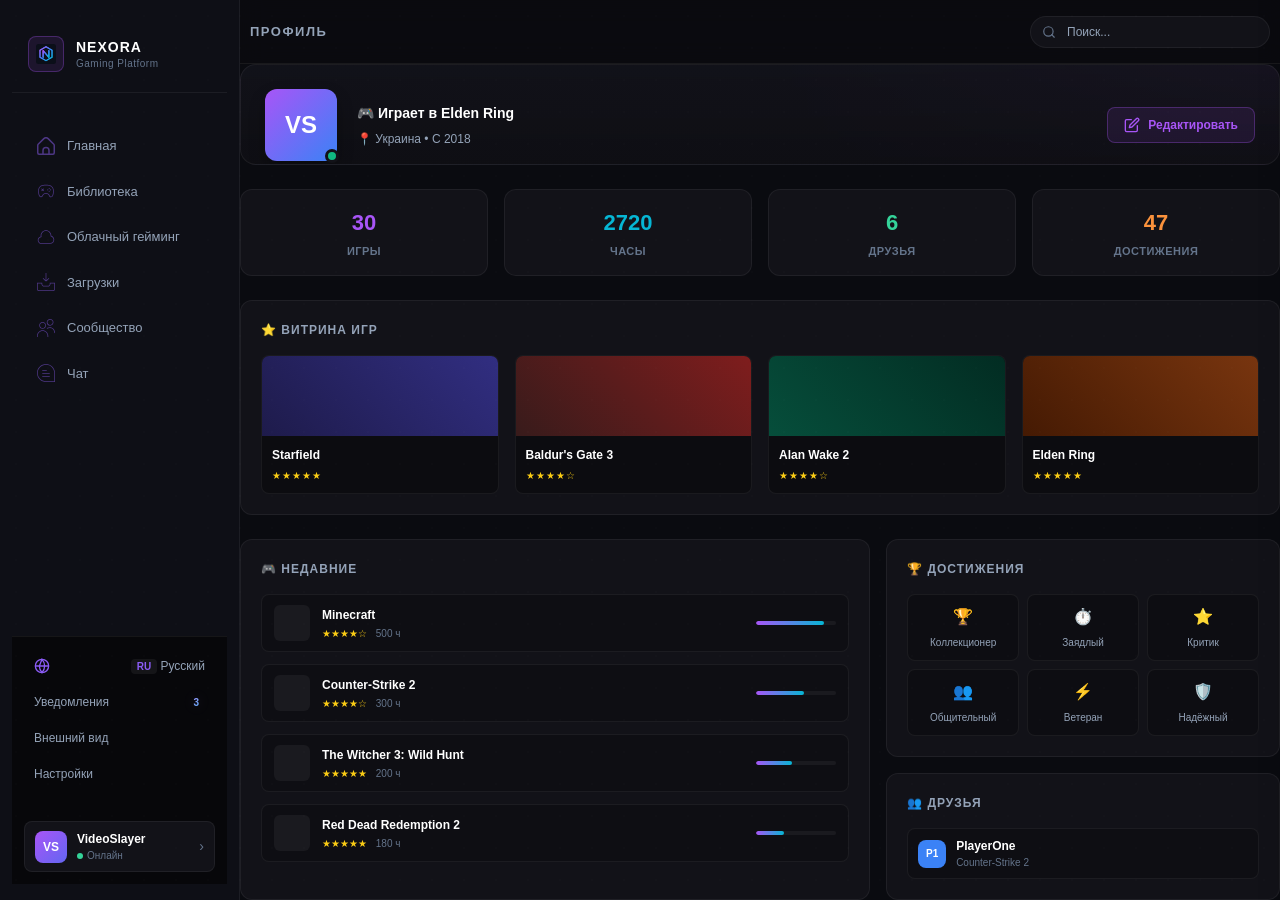
<file: profil.html>
<!DOCTYPE html>
<html lang="ru">

<head>
    <meta charset="UTF-8">
    <meta name="viewport" content="width=device-width, initial-scale=1.0">
    <title>Nexora Client - Профиль</title>
    <link rel="stylesheet" href="./src/css/reset.css">
    <link rel="stylesheet" href="./src/css/main.css">
    <link rel="icon" type="image/png" href="./src/img/gemini.svg">
</head>

<body>

    <!-- ДИНАМИЧЕСКИЕ СЛОИ ФОНА И ЭФФЕКТОВ -->
    <div id="dynamic-bg-layer"></div>
    <div id="dynamic-fx-layer"></div>

    <!-- ================= ЛЕВЫЙ САЙДБАР ================= -->
    <aside class="left-sidebar">
        <div class="sidebar-top">
            <!-- Брендинг -->
            <div class="brand">
                <div class="brand-logo">
                    <img src="./src/img/gemini.svg" alt="">
                </div>
                <div class="brand-text">
                    <span class="brand-title">NEXORA</span>
                    <span class="brand-subtitle">Gaming Platform</span>
                </div>
            </div>

            <!-- Навигационное меню -->
            <nav class="nav-menu">
                <a href="./index.html">
                    <button type="button" class="nav-item">
                        <img class="nav-icon purple-icon" src="./src/img/home.svg" alt="Home">
                        <span data-i18n="nav_home">Главная</span>
                    </button>
                </a>

                <a href="./biblia.html">
          <button type="button" class="nav-item">
            <img class="nav-icon" src="./src/img/gamepad.svg" alt="Library">
            <span>Библиотека</span>
          </button>
        </a>

                <a href="#">
                    <button type="button" class="nav-item">
                        <img class="nav-icon purple-icon" src="./src/img/cloud.svg" alt="Облачный гейминг">
                        <span data-i18n="nav_cloud">Облачный гейминг</span>
                    </button>
                </a>

                <a href="#">
                    <button type="button" class="nav-item">
                        <img class="nav-icon purple-icon" src="./src/img/download.svg" alt="Загрузки">
                        <span data-i18n="nav_downloads">Загрузки</span>
                    </button>
                </a>

                <a href="#">
                    <button type="button" class="nav-item">
                        <img class="nav-icon purple-icon" src="./src/img/font-users.svg" alt="Сообщество">
                        <span data-i18n="nav_community">Сообщество</span>
                    </button>
                </a>

                <a href="#">
                    <button type="button" class="nav-item">
                        <img class="nav-icon purple-icon" src="./src/img/comment.svg" alt="Чат">
                        <span data-i18n="nav_chat">Чат</span>
                    </button>
                </a>
            </nav>
        </div>

        <!-- Нижняя панель сайдбара -->
        <div class="sidebar-bottom">
            <div class="settings-menu">
                <!-- Выпадающий список языков (Переводчик) -->
                <div class="lang-dropdown-wrapper">
                    <button type="button" class="setting-item lang-dropdown-btn" id="lang-dropdown-btn">
                        <svg class="globe-icon" viewBox="0 0 24 24" fill="none" stroke="currentColor" stroke-width="2"
                            style="width: 16px; height: 16px; margin-right: 6px;">
                            <circle cx="12" cy="12" r="10"></circle>
                            <path d="M2 12h20M12 2a15.3 15.3 0 0 1 4 10 15.3 15.3 0 0 1-4 10 15.3 15.3 0 0 1-4-10z">
                            </path>
                        </svg>
                        <span>
                            <span class="lang-code-text" id="current-lang-code">RU</span>
                            <span id="current-lang-name">Русский</span>
                        </span>
                    </button>

                    <div class="lang-dropdown-menu" id="lang-dropdown-menu">
                        <button type="button" class="lang-option" data-lang="en">
                            <span class="lang-code">GB</span>
                            <span class="lang-title">English</span>
                        </button>
                        <button type="button" class="lang-option" data-lang="ua">
                            <span class="lang-code">UA</span>
                            <span class="lang-title">Українська</span>
                        </button>
                        <button type="button" class="lang-option active" data-lang="ru">
                            <span class="lang-code">RU</span>
                            <span class="lang-title">Русский</span>
                        </button>
                    </div>
                </div>

                <a href="#" class="setting-item">
                    <span data-i18n="notifications">Уведомления</span>
                    <span class="badge-purple">3</span>
                </a>
                <a href="#" class="setting-item" id="appearanceBtn">
                    <span data-i18n="appearance">Внешний вид</span>
                </a>
                <a href="#" class="setting-item">
                    <span data-i18n="settings">Настройки</span>
                </a>
            </div>

            <!-- Профиль пользователя (активный) -->
            <div class="user-profile active">
                <div class="user-avatar">VS</div>
                <div class="user-info">
                    <span class="user-name">VideoSlayer</span>
                    <span class="user-status"><span class="status-dot"></span><span
                            data-i18n="status_online">Онлайн</span></span>
                </div>
                <span class="user-arrow">›</span>
            </div>
        </div>
    </aside>

    <!-- ================= ЦЕНТРАЛЬНАЯ ОБЛАСТЬ (ПРОФИЛЬ) ================= -->
    <div class="main-wrapper">
        <header class="main-header">
            <h1 class="page-title" data-i18n="page_profile">ПРОФИЛЬ</h1>
            <div class="search-box">
                <svg class="search-icon" xmlns="http://www.w3.org/2000/svg" viewBox="0 0 24 24" fill="none"
                    stroke="currentColor" stroke-width="2" stroke-linecap="round" stroke-linejoin="round">
                    <circle cx="11" cy="11" r="8"></circle>
                    <line x1="21" y1="21" x2="16.65" y2="16.65"></line>
                </svg>
                <input type="text" class="search-input" placeholder="Поиск..."
                    data-i18n-placeholder="search_placeholder">
            </div>
        </header>

        <div class="content-container profile-container">
            <!-- Шапка профиля с баннером -->
            <div class="profile-header-banner">
                <div class="profile-user-info-row">
                    <div class="profile-avatar-container">
                        <div class="profile-main-avatar">VS</div>
                        <span class="status-indicator online"></span>
                    </div>
                    <div class="profile-meta">
                        <div class="profile-activity-status" data-i18n="profile_playing">🎮 Играет в Elden Ring</div>
                        <div class="profile-country-join" data-i18n="profile_location">📍 Украина • С 2018</div>
                    </div>
                    <button class="btn-edit-profile">
                        <svg xmlns="http://www.w3.org/2000/svg" width="16" height="16" viewBox="0 0 24 24" fill="none"
                            stroke="currentColor" stroke-width="2" stroke-linecap="round" stroke-linejoin="round">
                            <path d="M11 4H4a2 2 0 0 0-2 2v14a2 2 0 0 0 2 2h14a2 2 0 0 0 2-2v-7"></path>
                            <path d="M18.5 2.5a2.121 2.121 0 0 1 3 3L12 15l-4 1 1-4 9.5-9.5z"></path>
                        </svg>
                        <span data-i18n="btn_edit">Редактировать</span>
                    </button>
                </div>

                <div class="profile-bio" data-i18n="profile_bio">
                    Гейминг — это жизнь 🎮 Люблю RPG и Souls-like игры. Всегда ищу новые приключения в виртуальных
                    мирах.
                </div>

                <div class="profile-social-links">
                    <a href="#" class="social-tag">
                        <svg xmlns="http://www.w3.org/2000/svg" width="14" height="14" viewBox="0 0 24 24" fill="none"
                            stroke="currentColor" stroke-width="2">
                            <path d="M21 2H3v16h5v4l4-4h5l4-4V2zm-10 9V7m5 4V7" />
                        </svg>
                        Twitch <span class="star">★</span>
                    </a>
                    <a href="#" class="social-tag">
                        <svg xmlns="http://www.w3.org/2000/svg" width="14" height="14" viewBox="0 0 24 24" fill="none"
                            stroke="currentColor" stroke-width="2">
                            <path
                                d="M22.54 6.42a2.78 2.78 0 0 0-1.95-1.96C18.88 4 12 4 12 4s-6.88 0-8.59.46a2.78 2.78 0 0 0-1.95 1.96A29 29 0 0 0 1 12a29 29 0 0 0 .46 5.58 2.78 2.78 0 0 0 1.95 1.96C5.12 20 12 20 12 20s6.88 0 8.59-.46a2.78 2.78 0 0 0 1.95-1.96A29 29 0 0 0 23 12a29 29 0 0 0-.46-5.58z" />
                            <polygon points="9.75 15.02 15.5 12 9.75 8.98 9.75 15.02" fill="currentColor" />
                        </svg>
                        YouTube
                    </a>
                </div>
            </div>

            <!-- Статистические плашки -->
            <div class="profile-stats-grid">
                <div class="stat-card">
                    <span class="stat-num purple">30</span>
                    <span class="stat-label" data-i18n="stats_games">Игры</span>
                </div>
                <div class="stat-card">
                    <span class="stat-num cyan">2720</span>
                    <span class="stat-label" data-i18n="stats_hours">Часы</span>
                </div>
                <div class="stat-card">
                    <span class="stat-num green">6</span>
                    <span class="stat-label" data-i18n="stats_friends">Друзья</span>
                </div>
                <div class="stat-card">
                    <span class="stat-num orange">47</span>
                    <span class="stat-label" data-i18n="stats_achievements">Достижения</span>
                </div>
            </div>

            <!-- Витрина игр -->
            <div class="profile-section">
                <div class="section-header-title">
                    <span data-i18n="sec_showcase">⭐ ВИТРИНА ИГР</span>
                </div>
                <div class="showcase-grid">
                    <div class="showcase-item">
                        <div class="showcase-img placeholder-starfield"></div>
                        <div class="showcase-info">
                            <span class="game-title">Starfield</span>
                            <span class="stars">★★★★★</span>
                        </div>
                    </div>
                    <div class="showcase-item">
                        <div class="showcase-img placeholder-bg3"></div>
                        <div class="showcase-info">
                            <span class="game-title">Baldur's Gate 3</span>
                            <span class="stars">★★★★☆</span>
                        </div>
                    </div>
                    <div class="showcase-item">
                        <div class="showcase-img placeholder-alan2"></div>
                        <div class="showcase-info">
                            <span class="game-title">Alan Wake 2</span>
                            <span class="stars">★★★★☆</span>
                        </div>
                    </div>
                    <div class="showcase-item">
                        <div class="showcase-img placeholder-elden"></div>
                        <div class="showcase-info">
                            <span class="game-title">Elden Ring</span>
                            <span class="stars">★★★★★</span>
                        </div>
                    </div>
                </div>
            </div>

            <!-- Нижний блок: Недавние игры + Достижения и Друзья -->
            <div class="profile-bottom-grid">
                <div class="profile-section recent-games-section">
                    <div class="section-header-title">
                        <span data-i18n="sec_recent">🎮 НЕДАВНИЕ</span>
                    </div>
                    <div class="recent-list">
                        <div class="recent-row">
                            <div class="game-mini-thumb"></div>
                            <div class="game-details">
                                <span class="g-name">Minecraft</span>
                                <span class="g-stars">★★★★☆ <span class="g-hours" data-i18n="hours_minecraft">500
                                        ч</span></span>
                            </div>
                            <div class="progress-bar-wrap">
                                <div class="p-bar" style="width: 85%;"></div>
                            </div>
                        </div>
                        <div class="recent-row">
                            <div class="game-mini-thumb"></div>
                            <div class="game-details">
                                <span class="g-name">Counter-Strike 2</span>
                                <span class="g-stars">★★★★☆ <span class="g-hours" data-i18n="hours_cs2">300
                                        ч</span></span>
                            </div>
                            <div class="progress-bar-wrap">
                                <div class="p-bar" style="width: 60%;"></div>
                            </div>
                        </div>
                        <div class="recent-row">
                            <div class="game-mini-thumb"></div>
                            <div class="game-details">
                                <span class="g-name">The Witcher 3: Wild Hunt</span>
                                <span class="g-stars">★★★★★ <span class="g-hours" data-i18n="hours_witcher">200
                                        ч</span></span>
                            </div>
                            <div class="progress-bar-wrap">
                                <div class="p-bar" style="width: 45%;"></div>
                            </div>
                        </div>
                        <div class="recent-row">
                            <div class="game-mini-thumb"></div>
                            <div class="game-details">
                                <span class="g-name">Red Dead Redemption 2</span>
                                <span class="g-stars">★★★★★ <span class="g-hours" data-i18n="hours_rdr2">180
                                        ч</span></span>
                            </div>
                            <div class="progress-bar-wrap">
                                <div class="p-bar" style="width: 35%;"></div>
                            </div>
                        </div>
                    </div>
                </div>

                <div class="profile-side-column">
                    <div class="profile-section">
                        <div class="section-header-title">
                            <span data-i18n="sec_achievements">🏆 ДОСТИЖЕНИЯ</span>
                        </div>
                        <div class="achievements-grid">
                            <div class="ach-badge">
                                <span class="ach-icon">🏆</span>
                                <span class="ach-text" data-i18n="ach_collector">Коллекционер</span>
                            </div>
                            <div class="ach-badge">
                                <span class="ach-icon">⏱️</span>
                                <span class="ach-text" data-i18n="ach_addict">Заядлый</span>
                            </div>
                            <div class="ach-badge">
                                <span class="ach-icon">⭐</span>
                                <span class="ach-text" data-i18n="ach_critic">Критик</span>
                            </div>
                            <div class="ach-badge">
                                <span class="ach-icon">👥</span>
                                <span class="ach-text" data-i18n="ach_sociable">Общительный</span>
                            </div>
                            <div class="ach-badge">
                                <span class="ach-icon">⚡</span>
                                <span class="ach-text" data-i18n="ach_veteran">Ветеран</span>
                            </div>
                            <div class="ach-badge">
                                <span class="ach-icon">🛡️</span>
                                <span class="ach-text" data-i18n="ach_reliable">Надёжный</span>
                            </div>
                        </div>
                    </div>

                    <div class="profile-section">
                        <div class="section-header-title">
                            <span data-i18n="sec_friends">👥 ДРУЗЬЯ</span>
                        </div>
                        <div class="friends-mini-list">
                            <div class="friend-mini-row">
                                <div class="f-avatar">P1</div>
                                <div class="f-info">
                                    <span class="f-name">PlayerOne</span>
                                    <span class="f-status">Counter-Strike 2</span>
                                </div>
                            </div>
                        </div>
                    </div>
                </div>
            </div>

        </div>
    </div>

    <!-- ================= ПРАВАЯ ПАНЕЛЬ "ВИЗУАЛ" ================= -->
    <aside class="right-sidebar visual-settings" id="themePanel">
        <!-- Шапка панели -->
        <div class="visual-header">
            <div class="visual-header-left">
                <div class="visual-small-logo-wrapper">
                    <img src="./src/img/layers.svg" alt="Визуал" class="visual-small-logo">
                </div>
                <h3 class="visual-title">Визуал</h3>
            </div>
            <button type="button" class="close-btn" id="closeVisualBtn">&times;</button>
        </div>

        <!-- Навигация: Иконки + Подписи -->
        <div class="visual-tabs">
            <button type="button" class="tab-item" data-tab="themes">
                <img src="./src/img/triangle.svg" alt="Themes" class="tab-icon">
                <span>Темы</span>
            </button>
            <button type="button" class="tab-item" data-tab="colors">
                <img src="./src/img/layers.svg" alt="Colors" class="tab-icon">
                <span>Цвета</span>
            </button>
            <button type="button" class="tab-item active" data-tab="layout">
                <img src="./src/img/grid.svg" alt="Layout" class="tab-icon">
                <span>Лейаут</span>
            </button>
            <button type="button" class="tab-item" data-tab="effects">
                <img src="./src/img/bolt.svg" alt="Effects" class="tab-icon">
                <span>Эффекты</span>
            </button>
        </div>

        <!-- Содержимое вкладки: Темы -->
        <div class="visual-content tab-pane" id="tab-themes" style="display: none;">
            <div class="section-title">ГОТОВЫЕ ТЕМЫ</div>

            <div class="themes-list">
                <button type="button" class="theme-card active" data-theme="nexora">
                    <div class="theme-name">
                        <span class="theme-icon">💜</span>
                        <span>NEXORA</span>
                    </div>
                    <div class="theme-preview-elements">
                        <span class="theme-dot" style="background-color: var(--accent-primary);"></span>
                        <span class="theme-dot" style="background-color: var(--accent-cyan);"></span>
                        <span class="theme-check">✓</span>
                    </div>
                </button>

                <button type="button" class="theme-card" data-theme="crimson">
                    <div class="theme-name">
                        <span class="theme-icon circle" style="background-color: #e11d48;"></span>
                        <span>CRIMSON</span>
                    </div>
                    <div class="theme-preview-elements">
                        <span class="theme-dot" style="background-color: #e11d48;"></span>
                        <span class="theme-dot" style="background-color: #f43f5e;"></span>
                        <span class="theme-check">✓</span>
                    </div>
                </button>

                <button type="button" class="theme-card" data-theme="emerald">
                    <div class="theme-name">
                        <span class="theme-icon">💚</span>
                        <span>EMERALD</span>
                    </div>
                    <div class="theme-preview-elements">
                        <span class="theme-dot" style="background-color: #10b981;"></span>
                        <span class="theme-dot" style="background-color: #06b6d4;"></span>
                        <span class="theme-check">✓</span>
                    </div>
                </button>

                <button type="button" class="theme-card" data-theme="gold">
                    <div class="theme-name">
                        <span class="theme-icon circle" style="background-color: #eab308;"></span>
                        <span>GOLD</span>
                    </div>
                    <div class="theme-preview-elements">
                        <span class="theme-dot" style="background-color: #eab308;"></span>
                        <span class="theme-dot" style="background-color: #f59e0b;"></span>
                        <span class="theme-check">✓</span>
                    </div>
                </button>

                <button type="button" class="theme-card" data-theme="pink">
                    <div class="theme-name">
                        <span class="theme-icon">🌸</span>
                        <span>PINK</span>
                    </div>
                    <div class="theme-preview-elements">
                        <span class="theme-dot" style="background-color: #ec4899;"></span>
                        <span class="theme-dot" style="background-color: #f472b6;"></span>
                        <span class="theme-check">✓</span>
                    </div>
                </button>

                <button type="button" class="theme-card" data-theme="ocean">
                    <div class="theme-name">
                        <span class="theme-icon">🌊</span>
                        <span>OCEAN</span>
                    </div>
                    <div class="theme-preview-elements">
                        <span class="theme-dot" style="background-color: #0ea5e9;"></span>
                        <span class="theme-dot" style="background-color: #2563eb;"></span>
                        <span class="theme-check">✓</span>
                    </div>
                </button>

                <button type="button" class="theme-card" data-theme="midnight">
                    <div class="theme-name">
                        <span class="theme-icon">🔮</span>
                        <span>MIDNIGHT</span>
                    </div>
                    <div class="theme-preview-elements">
                        <span class="theme-dot" style="background-color: #8b5cf6;"></span>
                        <span class="theme-dot" style="background-color: #6366f1;"></span>
                        <span class="theme-check">✓</span>
                    </div>
                </button>

                <button type="button" class="theme-card" data-theme="matrix">
                    <div class="theme-name">
                        <span class="theme-icon circle" style="background-color: #22c55e;"></span>
                        <span>MATRIX</span>
                    </div>
                    <div class="theme-preview-elements">
                        <span class="theme-dot" style="background-color: #22c55e;"></span>
                        <span class="theme-dot" style="background-color: #10b981;"></span>
                        <span class="theme-check">✓</span>
                    </div>
                </button>
            </div>
        </div>

        <!-- Содержимое вкладки: Цвета (с выбором шрифта) -->
        <div class="visual-content tab-pane" id="tab-colors" style="display: none;">
            <div class="section-title">КАСТОМНЫЕ ЦВЕТА</div>
            <div style="display: flex; flex-direction: column; gap: 12px; margin-bottom: 24px;">
                <div style="display: flex; align-items: center; justify-content: space-between; font-size: 13px;">
                    <span style="color: var(--text-main, #ccc);">Акцент (Primary)</span>
                    <div style="display: flex; align-items: center; gap: 8px;">
                        <input type="color" id="colorPrimary" value="#8b5cf6"
                            style="width: 28px; height: 28px; border: none; background: none; cursor: pointer; border-radius: 4px;">
                        <span
                            style="background: rgba(255,255,255,0.05); padding: 4px 8px; border-radius: 4px; font-family: monospace; font-size: 12px;"
                            id="colorPrimaryText">#8b5cf6</span>
                    </div>
                </div>

                <div style="display: flex; align-items: center; justify-content: space-between; font-size: 13px;">
                    <span style="color: var(--text-main, #ccc);">Акцент 2 (Cyan)</span>
                    <div style="display: flex; align-items: center; gap: 8px;">
                        <input type="color" id="colorCyan" value="#06b6d4"
                            style="width: 28px; height: 28px; border: none; background: none; cursor: pointer; border-radius: 4px;">
                        <span
                            style="background: rgba(255,255,255,0.05); padding: 4px 8px; border-radius: 4px; font-family: monospace; font-size: 12px;"
                            id="colorCyanText">#06b6d4</span>
                    </div>
                </div>

                <div style="display: flex; align-items: center; justify-content: space-between; font-size: 13px;">
                    <span style="color: var(--text-main, #ccc);">Фон страницы</span>
                    <div style="display: flex; align-items: center; gap: 8px;">
                        <input type="color" id="colorBg" value="#0a0b10"
                            style="width: 28px; height: 28px; border: none; background: none; cursor: pointer; border-radius: 4px;">
                        <span
                            style="background: rgba(255,255,255,0.05); padding: 4px 8px; border-radius: 4px; font-family: monospace; font-size: 12px;"
                            id="colorBgText">#0a0b10</span>
                    </div>
                </div>

                <div style="display: flex; align-items: center; justify-content: space-between; font-size: 13px;">
                    <span style="color: var(--text-main, #ccc);">Поверхность / Сайдбар</span>
                    <div style="display: flex; align-items: center; gap: 8px;">
                        <input type="color" id="colorSurface" value="#0e0f16"
                            style="width: 28px; height: 28px; border: none; background: none; cursor: pointer; border-radius: 4px;">
                        <span
                            style="background: rgba(255,255,255,0.05); padding: 4px 8px; border-radius: 4px; font-family: monospace; font-size: 12px;"
                            id="colorSurfaceText">#0e0f16</span>
                    </div>
                </div>

                <div style="display: flex; align-items: center; justify-content: space-between; font-size: 13px;">
                    <span style="color: var(--text-main, #ccc);">Карточки</span>
                    <div style="display: flex; align-items: center; gap: 8px;">
                        <input type="color" id="colorCards" value="#131420"
                            style="width: 28px; height: 28px; border: none; background: none; cursor: pointer; border-radius: 4px;">
                        <span
                            style="background: rgba(255,255,255,0.05); padding: 4px 8px; border-radius: 4px; font-family: monospace; font-size: 12px;"
                            id="colorCardsText">#131420</span>
                    </div>
                </div>
            </div>

            <div class="section-title">ВЫБОР ШРИФТА</div>
            <div style="display: flex; flex-direction: column; gap: 8px;" id="fontSelectorList">
                <button type="button" class="font-card active" data-font="'Inter', sans-serif">
                    <span style="font-family: 'Inter', sans-serif;">Inter (Стандартный)</span>
                </button>
                <button type="button" class="font-card" data-font="'Roboto', sans-serif">
                    <span style="font-family: 'Roboto', sans-serif;">Roboto</span>
                </button>
                <button type="button" class="font-card" data-font="'Montserrat', sans-serif">
                    <span style="font-family: 'Montserrat', sans-serif;">Montserrat</span>
                </button>
                <button type="button" class="font-card" data-font="'Courier New', monospace">
                    <span style="font-family: 'Courier New', monospace;">Courier New (Моноширинный)</span>
                </button>
            </div>
        </div>

        <!-- Содержимое вкладки: Лейаут -->
        <div class="visual-content tab-pane active" id="tab-layout">
            <div class="section-title">ФОНОВЫЙ ПАТТЕРН</div>
            <div class="patterns-grid" id="patternsGrid">
                <button type="button" class="pattern-card active" data-pattern="none">
                    <span>Нет</span>
                </button>
                <button type="button" class="pattern-card" data-pattern="grid">
                    <span>Сетка</span>
                </button>
                <button type="button" class="pattern-card" data-pattern="dots">
                    <span>Точки</span>
                </button>
                <button type="button" class="pattern-card" data-pattern="diagonal">
                    <span>Диагональ</span>
                </button>
                <button type="button" class="pattern-card" data-pattern="noise">
                    <span>Шум</span>
                </button>
            </div>

            <div style="display: flex; justify-content: space-between; align-items: center; margin-bottom: 8px;">
                <span class="section-title" style="margin-bottom: 0;">Радиус углов</span>
                <span id="radiusValueText"
                    style="color: var(--accent-primary, #8b5cf6); font-weight: 600; font-size: 13px;">8px</span>
            </div>
            <input type="range" id="radiusRange" min="0" max="24" value="8"
                style="width: 100%; accent-color: var(--accent-primary, #8b5cf6); cursor: pointer; margin-bottom: 24px;">
        </div>

        <!-- Содержимое вкладки: Эффекты -->
        <div class="visual-content tab-pane" id="tab-effects" style="display: none;">
            <div class="section-title">АНИМАЦИЯ ФОНА</div>
            <div class="effects-grid" id="effectsGrid">
                <button type="button" class="effect-card active" data-effect="none">
                    <span>Нет</span>
                    <span class="effect-sub">—</span>
                </button>
                <button type="button" class="effect-card" data-effect="sakura">
                    <span>Сакура</span>
                    <span class="effect-sub">Лепестки · PINK</span>
                </button>
                <button type="button" class="effect-card" data-effect="sparks">
                    <span>Искры</span>
                    <span class="effect-sub">Огонь · CRIMSON</span>
                </button>
                <button type="button" class="effect-card" data-effect="matrix">
                    <span>Матрица</span>
                    <span class="effect-sub">Код · MATRIX</span>
                </button>
                <button type="button" class="effect-card" data-effect="bubbles">
                    <span>Пузыри</span>
                    <span class="effect-sub">Вода · OCEAN</span>
                </button>
                <button type="button" class="effect-card" data-effect="meteors">
                    <span>Метеоры</span>
                    <span class="effect-sub">Звёзды · MIDNIGHT</span>
                </button>
                <button type="button" class="effect-card" data-effect="fireflies">
                    <span>Светлячки</span>
                    <span class="effect-sub">Природа · EMERALD</span>
                </button>
                <button type="button" class="effect-card" data-effect="particles">
                    <span>Частицы</span>
                    <span class="effect-sub">Геометрия · NEXORA</span>
                </button>
                <button type="button" class="effect-card" data-effect="glitter">
                    <span>Блёстки</span>
                    <span class="effect-sub">Золото · GOLD</span>
                </button>
            </div>

            <div style="display: flex; justify-content: space-between; align-items: center; margin-bottom: 8px;">
                <span class="section-title" style="margin-bottom: 0;">Интенсивность свечения</span>
                <span id="glowValueText"
                    style="color: var(--accent-primary, #8b5cf6); font-weight: 600; font-size: 13px;">20%</span>
            </div>
            <input type="range" id="glowRange" min="0" max="100" value="20"
                style="width: 100%; accent-color: var(--accent-primary, #8b5cf6); cursor: pointer; margin-bottom: 24px;">

            <div class="preview-box">
                <div class="preview-title">Предпросмотр кнопки</div>
                <button type="button" class="preview-btn-demo">ПРИМЕНИТЬ СТИЛЬ</button>
            </div>

            <div class="preview-box">
                <div class="preview-title">Предпросмотр карточки</div>
                <div class="preview-card-demo">
                    <div class="preview-card-icon">
                        <img src="./src/img/gamepad.svg" alt="icon"
                            style="width: 20px; height: 20px; filter: brightness(0) invert(1);">
                    </div>
                    <div>
                        <div style="font-weight: 600; font-size: 14px; color: #fff;">Игра</div>
                        <div style="font-size: 12px; color: var(--accent-cyan, #06b6d4);">Action RPG</div>
                    </div>
                </div>
            </div>
        </div>

        <!-- Подвал с кнопкой сброса -->
        <div class="visual-footer">
            <button type="button" class="reset-btn" id="resetThemeBtn">
                <img src="./src/img/rotate.svg" alt="Reset" class="reset-icon">
                <span>Сбросить к NEXORA</span>
            </button>
        </div>
    </aside>

    <!-- Скрипты -->
    <script>
        const translations = {
            ru: {
                lang_code: "RU",
                lang_name: "Русский",
                nav_home: "Главная",
                nav_library: "Библиотека",
                nav_cloud: "Облачный гейминг",
                nav_downloads: "Загрузки",
                nav_community: "Сообщество",
                nav_chat: "Чат",
                notifications: "Уведомления",
                appearance: "Внешний вид",
                settings: "Настройки",
                status_online: "Онлайн",
                page_profile: "ПРОФИЛЬ",
                search_placeholder: "Поиск...",
                profile_playing: "🎮 Играет в Elden Ring",
                profile_location: "📍 Украина • С 2018",
                btn_edit: "Редактировать",
                profile_bio: "Гейминг — это жизнь 🎮 Люблю RPG и Souls-like игры. Всегда ищу новые приключения в виртуальных мирах.",
                stats_games: "Игры",
                stats_hours: "Часы",
                stats_friends: "Друзья",
                stats_achievements: "Достижения",
                sec_showcase: "⭐ ВИТРИНА ИГР",
                sec_recent: "🎮 НЕДАВНИЕ",
                hours_minecraft: "500 ч",
                hours_cs2: "300 ч",
                hours_witcher: "200 ч",
                hours_rdr2: "180 ч",
                sec_achievements: "🏆 ДОСТИЖЕНИЯ",
                ach_collector: "Коллекционер",
                ach_addict: "Заядлый",
                ach_critic: "Критик",
                ach_sociable: "Общительный",
                ach_veteran: "Ветеран",
                ach_reliable: "Надёжный",
                sec_friends: "👥 ДРУЗЬЯ",
                layout_compact: "Компактный режим сайдбара",
                layout_animations: "Плавные анимации переходов",
                effects_blur: "Эффект размытия (Glassmorphism)",
                effects_glow: "Неоновое свечение элементов"
            },
            en: {
                lang_code: "GB",
                lang_name: "English",
                nav_home: "Home",
                nav_library: "Library",
                nav_cloud: "Cloud Gaming",
                nav_downloads: "Downloads",
                nav_community: "Community",
                nav_chat: "Chat",
                notifications: "Notifications",
                appearance: "Appearance",
                settings: "Settings",
                status_online: "Online",
                page_profile: "PROFILE",
                search_placeholder: "Search...",
                profile_playing: "🎮 Playing Elden Ring",
                profile_location: "📍 Ukraine • Since 2018",
                btn_edit: "Edit",
                profile_bio: "Gaming is life 🎮 I love RPG and Souls-like games. Always looking for new adventures in virtual worlds.",
                stats_games: "Games",
                stats_hours: "Hours",
                stats_friends: "Friends",
                stats_achievements: "Achievements",
                sec_showcase: "⭐ GAME SHOWCASE",
                sec_recent: "🎮 RECENT",
                hours_minecraft: "500 h",
                hours_cs2: "300 h",
                hours_witcher: "200 h",
                hours_rdr2: "180 h",
                sec_achievements: "🏆 ACHIEVEMENTS",
                ach_collector: "Collector",
                ach_addict: "Hardcore",
                ach_critic: "Critic",
                ach_sociable: "Sociable",
                ach_veteran: "Veteran",
                ach_reliable: "Reliable",
                sec_friends: "👥 FRIENDS",
                layout_compact: "Compact sidebar mode",
                layout_animations: "Smooth transition animations",
                effects_blur: "Blur effect (Glassmorphism)",
                effects_glow: "Neon element glow"
            },
            ua: {
                lang_code: "UA",
                lang_name: "Українська",
                nav_home: "Головна",
                nav_library: "Бібліотека",
                nav_cloud: "Хмарний ґеймінг",
                nav_downloads: "Завантаження",
                nav_community: "Спільнота",
                nav_chat: "Чат",
                notifications: "Сповіщення",
                appearance: "Зовнішній вигляд",
                settings: "Налаштування",
                status_online: "Онлайн",
                page_profile: "ПРОФІЛЬ",
                search_placeholder: "Пошук...",
                profile_playing: "🎮 Грає в Elden Ring",
                profile_location: "📍 Україна • З 2018",
                btn_edit: "Редагувати",
                profile_bio: "Ґеймінг — це життя 🎮 Люблю RPG та Souls-like ігри. Завжди шукаю нові пригоди у віртуальних світах.",
                stats_games: "Ігри",
                stats_hours: "Години",
                stats_friends: "Друзі",
                stats_achievements: "Досягнення",
                sec_showcase: "⭐ ВІТРИНА ІГОР",
                sec_recent: "🎮 НЕЩОДАВНІ",
                hours_minecraft: "500 год",
                hours_cs2: "300 год",
                hours_witcher: "200 год",
                hours_rdr2: "180 год",
                sec_achievements: "🏆 ДОСЯГНЕННЯ",
                ach_collector: "Колекціонер",
                ach_addict: "Запеклий",
                ach_critic: "Критик",
                ach_sociable: "Товариський",
                ach_veteran: "Ветеран",
                ach_reliable: "Надійний",
                sec_friends: "👥 ДРУЗІ",
                layout_compact: "Компактний режим сайдбару",
                layout_animations: "Плавні анімації переходів",
                effects_blur: "Ефект розмиття (Glassmorphism)",
                effects_glow: "Неонове світіння елементів"
            }
        };

        function setLanguage(lang) {
            if (!translations[lang]) return;
            localStorage.setItem('nexora-lang', lang);

            document.querySelectorAll('[data-i18n]').forEach(el => {
                const key = el.getAttribute('data-i18n');
                if (translations[lang][key]) {
                    el.textContent = translations[lang][key];
                }
            });

            document.querySelectorAll('[data-i18n-placeholder]').forEach(el => {
                const key = el.getAttribute('data-i18n-placeholder');
                if (translations[lang][key]) {
                    el.setAttribute('placeholder', translations[lang][key]);
                }
            });

            const codeEl = document.getElementById('current-lang-code');
            const nameEl = document.getElementById('current-lang-name');
            if (codeEl) codeEl.textContent = translations[lang].lang_code;
            if (nameEl) nameEl.textContent = translations[lang].lang_name;

            document.querySelectorAll('.lang-option').forEach(opt => {
                if (opt.getAttribute('data-lang') === lang) {
                    opt.classList.add('active');
                } else {
                    opt.classList.remove('active');
                }
            });
        }

        document.addEventListener('DOMContentLoaded', () => {
            const dropdownBtn = document.getElementById('lang-dropdown-btn');
            const dropdownMenu = document.getElementById('lang-dropdown-menu');

            if (dropdownBtn && dropdownMenu) {
                dropdownBtn.addEventListener('click', (e) => {
                    e.stopPropagation();
                    dropdownMenu.classList.toggle('show');
                });

                document.addEventListener('click', () => {
                    dropdownMenu.classList.remove('show');
                });

                dropdownMenu.querySelectorAll('.lang-option').forEach(option => {
                    option.addEventListener('click', () => {
                        const lang = option.getAttribute('data-lang');
                        setLanguage(lang);
                        dropdownMenu.classList.remove('show');
                    });
                });
            }

            const savedLang = localStorage.getItem('nexora-lang') || 'ru';
            setLanguage(savedLang);

            // Управление панелью «Визуал»
            const appearanceBtn = document.getElementById('appearanceBtn');
            const themePanel = document.getElementById('themePanel');
            const closeThemePanel = document.getElementById('closeVisualBtn');

            if (appearanceBtn && themePanel) {
                appearanceBtn.addEventListener('click', (e) => {
                    e.preventDefault();
                    themePanel.classList.add('open');
                });
            }

            if (closeThemePanel && themePanel) {
                closeThemePanel.addEventListener('click', () => {
                    themePanel.classList.remove('open');
                });
            }

            // Переключение вкладок панели
            const tabButtons = document.querySelectorAll('.visual-tabs .tab-item');
            tabButtons.forEach(btn => {
                btn.addEventListener('click', () => {
                    tabButtons.forEach(b => b.classList.remove('active'));
                    btn.classList.add('active');

                    const tabName = btn.getAttribute('data-tab');
                    document.querySelectorAll('.visual-content.tab-pane').forEach(pane => {
                        pane.style.display = 'none';
                    });

                    const targetPane = document.getElementById(`tab-${tabName}`);
                    if (targetPane) {
                        targetPane.style.display = 'block';
                    }
                });
            });

            // Выбор тем
            const themeCards = document.querySelectorAll('.themes-list .theme-card');
            const savedTheme = localStorage.getItem('nexora-theme') || 'nexora';

            function applyTheme(themeName) {
                document.body.setAttribute('data-theme', themeName);
                themeCards.forEach(card => {
                    if (card.getAttribute('data-theme') === themeName) {
                        card.classList.add('active');
                        let previewElements = card.querySelector('.theme-preview-elements');
                        if (previewElements && !card.querySelector('.theme-check')) {
                            let check = document.createElement('span');
                            check.className = 'theme-check';
                            check.textContent = '✓';
                            previewElements.appendChild(check);
                        }
                    } else {
                        card.classList.remove('active');
                        let check = card.querySelector('.theme-check');
                        if (check) {
                            check.remove();
                        }
                    }
                });
                localStorage.setItem('nexora-theme', themeName);
            }

            applyTheme(savedTheme);

            themeCards.forEach(card => {
                card.addEventListener('click', () => {
                    const theme = card.getAttribute('data-theme');
                    applyTheme(theme);
                });
            });

            const resetBtn = document.getElementById('resetThemeBtn');
            if (resetBtn) {
                resetBtn.addEventListener('click', () => {
                    applyTheme('nexora');
                });
            }

            // Интерактив для range-инпутов (радиус и свечение)
            const radiusRange = document.getElementById('radiusRange');
            const radiusValueText = document.getElementById('radiusValueText');
            if (radiusRange && radiusValueText) {
                radiusRange.addEventListener('input', (e) => {
                    radiusValueText.textContent = e.target.value + 'px';
                });
            }

            const glowRange = document.getElementById('glowRange');
            const glowValueText = document.getElementById('glowValueText');
            if (glowRange && glowValueText) {
                glowRange.addEventListener('input', (e) => {
                    glowValueText.textContent = e.target.value + '%';
                });
            }

            // Интерактив для паттернов и эффектов
            const patterns = document.querySelectorAll('.patterns-grid .pattern-card');
            patterns.forEach(btn => {
                btn.addEventListener('click', () => {
                    patterns.forEach(p => p.classList.remove('active'));
                    btn.classList.add('active');
                });
            });

            const effects = document.querySelectorAll('.effects-grid .effect-card');
            effects.forEach(btn => {
                btn.addEventListener('click', () => {
                    effects.forEach(ef => ef.classList.remove('active'));
                    btn.classList.add('active');
                });
            });

            // Интерактив для шрифтов
            const fontCards = document.querySelectorAll('.font-card');
            fontCards.forEach(btn => {
                btn.addEventListener('click', () => {
                    fontCards.forEach(f => f.classList.remove('active'));
                    btn.classList.add('active');
                });
            });
        });
    </script>
    <script type="module" src="./src/js/helpers/lang.js"></script>
</body>

</html>
</file>
<file: src/css/main.css>
:root {
    --bg-main: #0b0c10;
    --bg-sidebar: #090a0f;
    --header-bg: #0b0c10;
    --text-primary: #ffffff;
    --text-muted: #5e6678;
    --text-purple: #9d52ff;
    --border-color: rgba(255, 255, 255, 0.06);
    --active-border: #8b37ff;
    --active-glow: rgba(139, 55, 255, 0.35);
    --search-bg: rgba(255, 255, 255, 0.03);
    --search-border: rgba(255, 255, 255, 0.08);
}

/* Глобальный сброс и фоновый цвет */
* {
    box-sizing: border-box;
    margin: 0;
    padding: 0;
}

html,
body {
    width: 100%;
    height: 100vh;
    background-color: var(--bg-main);
    color: var(--text-primary);
    font-family: system-ui, -apple-system, sans-serif;
    overflow: hidden;
    display: flex;
}

/* ================= ЛЕВЫЙ САЙДБАР ================= */
.left-sidebar {
    width: 230px;
    height: 100vh;
    background-color: var(--bg-sidebar);
    border-right: 1px solid var(--border-color);
    display: flex;
    flex-direction: column;
    justify-content: space-between;
    padding: 16px 12px;
    flex-shrink: 0;
    user-select: none;
}

/* Логотип */
.brand {
    display: flex;
    align-items: center;
    gap: 12px;
    padding: 4px 8px 18px 8px;
    border-bottom: 1px solid var(--border-color);
    margin-bottom: 16px;
}

.brand-logo img {
    width: 32px;
    height: 32px;
    display: block;
}

.brand-text {
    display: flex;
    flex-direction: column;
}

.brand-title {
    font-weight: 800;
    font-size: 15px;
    letter-spacing: 0.8px;
    color: #ffffff;
}

.brand-subtitle {
    font-size: 11px;
    color: var(--text-purple);
    margin-top: -2px;
}

/* Навигация */
.nav-menu {
    display: flex;
    flex-direction: column;
    gap: 6px;
}

.nav-menu>a {
    text-decoration: none;
    display: block;
    width: 100%;
}

.nav-item {
    display: flex;
    align-items: center;
    gap: 12px;
    width: 100%;
    padding: 10px 14px;
    background: transparent;
    border: 1px solid transparent;
    border-radius: 12px;
    color: var(--text-muted);
    font-size: 13.5px;
    font-weight: 500;
    cursor: pointer;
    transition: all 0.2s ease;
    text-align: left;
}

.nav-icon {
    width: 18px;
    height: 18px;
    opacity: 0.5;
    filter: brightness(0) invert(0.6);
    transition: all 0.2s ease;
}

.nav-item:hover,
.nav-menu>a:hover .nav-item {
    background: rgba(255, 255, 255, 0.06);
    color: #ffffff;
}

.nav-item:hover .nav-icon,
.nav-menu>a:hover .nav-icon {
    opacity: 1;
    filter: brightness(0) invert(1);
}

.nav-item.active {
    background: linear-gradient(90deg, #371466 0%, #1a0b36 100%) !important;
    border: 1px solid var(--active-border) !important;
    color: #ffffff !important;
    box-shadow: 0 0 15px var(--active-glow) !important;
}

.nav-item.active .nav-icon {
    opacity: 1 !important;
    filter: drop-shadow(0 0 2px #a855f7) invert(40%) sepia(90%) saturate(1500%) hue-rotate(240deg) !important;
}

/* Нижняя секция левого сайдбара */
.sidebar-bottom {
    display: flex;
    flex-direction: column;
    gap: 12px;
    padding-top: 16px;
    border-top: 1px solid var(--border-color);
}

.settings-menu {
    display: flex;
    flex-direction: column;
    gap: 4px;
}

.setting-item {
    display: flex;
    align-items: center;
    justify-content: space-between;
    padding: 8px 10px;
    color: var(--text-muted);
    text-decoration: none;
    font-size: 13px;
    border-radius: 8px;
    transition: all 0.2s ease;
}

.setting-item:hover {
    background: rgba(255, 255, 255, 0.06);
    color: #ffffff;
}

.setting-item:hover .globe-icon,
.setting-item:hover .lang-code-text,
.setting-item:hover #current-lang-name {
    color: #ffffff;
}

.setting-item:has(.lang-code)::before {
    content: "🌐";
    font-size: 13px;
    margin-right: 8px;
    opacity: 0.5;
}

.lang-code {
    font-size: 11px;
    font-weight: 600;
    color: var(--text-muted);
    margin-right: 4px;
}

.badge-purple {
    background: linear-gradient(135deg, #a855f7, #6b21a8);
    color: #fff;
    font-size: 10px;
    font-weight: bold;
    padding: 2px 6px;
    border-radius: 10px;
}

/* Блок пользователя */
.user-profile {
    display: flex;
    align-items: center;
    gap: 10px;
    background: rgba(255, 255, 255, 0.02);
    border: 1px solid rgba(255, 255, 255, 0.08);
    padding: 10px 12px;
    border-radius: 14px;
    cursor: pointer;
    transition: background 0.2s ease;
    margin-top: 6px;
}

.user-profile:hover {
    background: rgba(255, 255, 255, 0.07);
}

.user-avatar {
    width: 34px;
    height: 34px;
    background: linear-gradient(135deg, #6366f1, #a855f7);
    border-radius: 8px;
    display: flex;
    align-items: center;
    justify-content: center;
    font-size: 12px;
    font-weight: 800;
    color: #ffffff;
}

.user-info {
    display: flex;
    flex-direction: column;
    flex: 1;
}

.user-name {
    font-size: 13px;
    font-weight: 700;
    color: #ffffff;
}

.user-status {
    font-size: 11px;
    color: #10b981;
    display: flex;
    align-items: center;
    gap: 4px;
}

.status-dot {
    width: 6px;
    height: 6px;
    background: #10b981;
    border-radius: 50%;
    display: inline-block;
}

.user-arrow {
    font-size: 14px;
    color: var(--text-muted);
}

/* ================= ЦЕНТРАЛЬНАЯ ОБЛАСТЬ И ШАПКА ================= */
.main-wrapper {
    flex: 1;
    display: flex;
    flex-direction: column;
    height: 100vh;
    background-color: var(--bg-main);
    overflow-y: auto;
}

.main-header {
    display: flex;
    align-items: center;
    justify-content: space-between;
    padding: 16px 24px;
    background-color: var(--header-bg);
    border-bottom: 1px solid var(--border-color);
    width: 100%;
}

.page-title {
    font-size: 15px;
    font-weight: 800;
    letter-spacing: 1.5px;
    color: var(--text-primary);
    text-transform: uppercase;
}

/* Поиск */
.search-box {
    position: relative;
    display: flex;
    align-items: center;
    width: 200px;
}

.search-icon {
    position: absolute;
    left: 10px;
    width: 14px;
    height: 14px;
    stroke: var(--text-muted);
    pointer-events: none;
    top: 9px;
}

.search-input {
    width: 100%;
    height: 32px;
    padding: 0 10px 0 32px;
    background-color: var(--search-bg);
    border: 1px solid var(--search-border);
    border-radius: 8px;
    color: var(--text-primary);
    font-size: 12px;
    outline: none;
    transition: all 0.2s ease;
}

.search-input::placeholder {
    color: var(--text-muted);
}

.search-input:focus {
    border-color: var(--active-border);
    box-shadow: 0 0 10px var(--active-glow);
}

/* ================= ПРАВЫЙ САЙДБАР (ЧАТ) ================= */
.right-sidebar {
    width: 260px;
    height: 100vh;
    background-color: var(--bg-sidebar);
    border-left: 1px solid var(--border-color);
    display: flex;
    flex-direction: column;
    padding: 16px;
    flex-shrink: 0;
    position: relative;
    user-select: none;
}

.chat-section-header {
    margin-bottom: 12px;
}

.chat-title {
    font-size: 13px;
    font-weight: 800;
    letter-spacing: 1.2px;
    color: var(--text-primary);
}

.right-search {
    position: relative;
    display: flex;
    align-items: center;
    margin-bottom: 16px;
}

.right-search-input {
    width: 100%;
    height: 32px;
    padding: 0 10px 0 32px;
    background-color: var(--search-bg);
    border: 1px solid var(--search-border);
    border-radius: 8px;
    color: var(--text-primary);
    font-size: 12px;
    outline: none;
    transition: all 0.2s ease;
}

.right-search-input::placeholder {
    color: var(--text-muted);
}

.right-search-input:focus {
    border-color: var(--active-border);
    box-shadow: 0 0 8px var(--active-glow);
}

.right-scroll-area {
    flex: 1;
    overflow-y: auto;
    display: flex;
    flex-direction: column;
    gap: 20px;
    padding-right: 4px;
}

.right-scroll-area::-webkit-scrollbar {
    width: 4px;
}

.right-scroll-area::-webkit-scrollbar-thumb {
    background: var(--search-border);
    border-radius: 4px;
}

.group-title {
    font-size: 10.5px;
    font-weight: 700;
    color: var(--text-muted);
    letter-spacing: 0.8px;
    margin-bottom: 8px;
    text-transform: uppercase;
}

.hub-list {
    display: flex;
    flex-direction: column;
    gap: 4px;
}

.hub-item {
    display: flex;
    align-items: center;
    gap: 10px;
    padding: 6px 8px;
    border-radius: 8px;
    text-decoration: none;
    color: #c3c7d1;
    font-size: 13px;
    transition: all 0.2s ease;
}

.hub-item:hover {
    background: rgba(255, 255, 255, 0.06);
    color: #ffffff;
}

.hub-item.active {
    background: rgba(157, 82, 255, 0.12);
    color: #ffffff;
}

.hub-icon {
    width: 24px;
    height: 24px;
    border-radius: 6px;
    display: flex;
    align-items: center;
    justify-content: center;
    font-size: 11px;
    font-weight: 700;
    color: #fff;
    flex-shrink: 0;
}

.hub-p {
    background: #8b5cf6;
}

.hub-r {
    background: #ef4444;
}

.hub-c {
    background: #06b6d4;
}

.hub-o {
    background: #f59e0b;
}

.hub-g {
    background: #10b981;
}

.hub-name {
    flex: 1;
    white-space: nowrap;
    overflow: hidden;
    text-overflow: ellipsis;
}

.hub-count {
    font-size: 10px;
    font-weight: 700;
    padding: 1px 6px;
    border-radius: 10px;
    color: #fff;
}

.count-p {
    background: rgba(139, 92, 246, 0.3);
    color: #c084fc;
}

.count-r {
    background: rgba(239, 68, 68, 0.3);
    color: #fca5a5;
}

.online-list {
    display: flex;
    flex-direction: column;
    gap: 10px;
}

.user-row {
    display: flex;
    align-items: center;
    gap: 10px;
    cursor: pointer;
    padding: 4px 6px;
    border-radius: 8px;
    transition: background 0.2s ease;
}

.user-row:hover {
    background: rgba(255, 255, 255, 0.04);
}

.avatar-wrapper {
    position: relative;
}

.friend-avatar {
    width: 30px;
    height: 30px;
    border-radius: 8px;
    display: flex;
    align-items: center;
    justify-content: center;
    font-size: 11px;
    font-weight: 700;
    color: #fff;
}

.av-1 {
    background: linear-gradient(135deg, #3b82f6, #1d4ed8);
}

.av-2 {
    background: linear-gradient(135deg, #ec4899, #be185d);
}

.av-3 {
    background: linear-gradient(135deg, #10b981, #047857);
}

.status-indicator {
    position: absolute;
    bottom: -2px;
    right: -2px;
    width: 8px;
    height: 8px;
    border-radius: 50%;
    border: 2px solid var(--bg-sidebar);
}

.status-indicator.online {
    background-color: #10b981;
}

.user-row-info {
    display: flex;
    flex-direction: column;
    overflow: hidden;
}

.user-row-name {
    font-size: 12.5px;
    font-weight: 600;
    color: var(--text-primary);
    white-space: nowrap;
    overflow: hidden;
    text-overflow: ellipsis;
}

.user-row-game {
    font-size: 10.5px;
    white-space: nowrap;
    overflow: hidden;
    text-overflow: ellipsis;
}

.text-cyan {
    color: #22d3ee;
}

.text-red {
    color: #f87171;
}

.right-footer {
    margin-top: 12px;
    padding-top: 12px;
    border-top: 1px solid var(--border-color);
}

.chat-bottom-input {
    width: 100%;
    height: 34px;
    padding: 0 12px;
    background-color: var(--search-bg);
    border: 1px solid var(--search-border);
    border-radius: 8px;
    color: var(--text-primary);
    font-size: 12px;
    outline: none;
}

.chat-bottom-input:focus {
    border-color: var(--active-border);
}

.help-btn {
    position: absolute;
    bottom: 16px;
    right: 16px;
    width: 28px;
    height: 28px;
    border-radius: 50%;
    background: var(--search-border);
    border: 1px solid var(--border-color);
    color: var(--text-muted);
    font-weight: bold;
    cursor: pointer;
    display: flex;
    align-items: center;
    justify-content: center;
    transition: all 0.2s ease;
}

.help-btn:hover {
    background: var(--active-border);
    color: #fff;
    box-shadow: 0 0 10px var(--active-glow);
}

/* ================= ИКОНКИ И ЭЛЕМЕНТЫ В ЗОНАХ ================= */
.zone-list {
    display: flex;
    flex-direction: column;
    gap: 4px;
}

.zone-item {
    display: flex;
    align-items: center;
    gap: 10px;
    padding: 8px 10px;
    color: var(--text-muted);
    text-decoration: none;
    font-size: 13px;
    font-weight: 500;
    border-radius: 8px;
    transition: all 0.2s ease;
}

.zone-item p,
.zone-item span {
    margin: 0;
    padding: 0;
    line-height: 1;
}

.zone-icon {
    width: 16px;
    height: 16px;
    object-fit: contain;
    filter: brightness(0) invert(0.5);
    opacity: 0.7;
    transition: all 0.2s ease;
}

.zone-item:hover {
    background: rgba(255, 255, 255, 0.06);
    color: #ffffff;
}

.zone-item:hover .zone-icon {
    filter: brightness(0) invert(1);
    opacity: 1;
}

/* ================= ВЫПАДАЮЩЕЕ МЕНЮ ЯЗЫКА ================= */
.lang-dropdown-wrapper {
    position: relative;
    width: 100%;
}

.lang-dropdown-btn {
    width: 100%;
    display: flex;
    align-items: center;
    gap: 10px;
    background: transparent;
    border: none;
    cursor: pointer;
    text-align: left;
}

.globe-icon {
    width: 18px;
    height: 18px;
    color: #8b5cf6;
    flex-shrink: 0;
    transition: color 0.2s ease;
}

.lang-code-text {
    color: #8b5cf6;
    font-weight: 700;
    text-transform: uppercase;
    transition: color 0.2s ease;
}

.lang-dropdown-menu {
    display: none;
    position: absolute;
    bottom: calc(100% + 6px);
    left: 0;
    width: 200px;
    background: #13111c;
    border: 1px solid rgba(255, 255, 255, 0.08);
    border-radius: 12px;
    padding: 6px;
    box-shadow: 0 10px 30px rgba(0, 0, 0, 0.6);
    z-index: 100;
    flex-direction: column;
    gap: 2px;
}

.lang-dropdown-menu.show {
    display: flex;
}

.lang-option {
    display: flex;
    align-items: center;
    gap: 12px;
    padding: 8px 12px;
    background: transparent;
    border: none;
    border-radius: 8px;
    color: #94a3b8;
    font-size: 13px;
    font-weight: 600;
    cursor: pointer;
    width: 100%;
    transition: all 0.2s ease;
}

.lang-option .lang-code {
    font-size: 11px;
    font-weight: 700;
    text-transform: uppercase;
    color: #64748b;
    width: 18px;
}

.lang-option .lang-title {
    flex: 1;
    text-align: left;
}

.lang-option .check-icon {
    width: 14px;
    height: 14px;
    color: #8b5cf6;
    opacity: 0;
    transition: opacity 0.2s ease;
}

.lang-option:hover {
    background: rgba(255, 255, 255, 0.06);
    color: #ffffff;
}

.lang-option:hover .lang-code {
    color: #ffffff;
}

.lang-option.active {
    background: rgba(139, 92, 246, 0.15);
    color: #a78bfa;
}

.lang-option.active .lang-code {
    color: #a78bfa;
}

.lang-option.active .check-icon {
    opacity: 1;
}

/* ================= МАКЕТ БИБЛИОТЕКИ И ВНУТРЕННИЙ САЙДБАР ================= */
.content-container {
    padding: 0 !important;
    display: flex;
    flex: 1;
    overflow: hidden;
}

.library-layout {
    display: flex;
    width: 100%;
    height: 100%;
}

.library-sidebar {
    width: 230px;
    height: 100%;
    background-color: rgba(0, 0, 0, 0.2);
    border-right: 1px solid var(--border-color);
    display: flex;
    flex-direction: column;
    padding: 16px 10px 12px 10px;
    flex-shrink: 0;
}

/* Инпут поиска игр в сайдбаре */
.subsidebar-search {
    position: relative;
    margin-bottom: 16px;
    padding: 0 4px;
}

.subsidebar-search-input {
    width: 100%;
    height: 32px;
    background-color: rgba(255, 255, 255, 0.03);
    border: 1px solid rgba(255, 255, 255, 0.07);
    border-radius: 8px;
    padding: 0 10px 0 32px;
    color: #ffffff;
    font-size: 12px;
    outline: none;
    transition: border-color 0.2s ease;
}

.subsidebar-search-input:focus {
    border-color: #8b37ff;
}

/* Скролл-зона для меню сайдбара */
.subsidebar-scroll-area {
    flex: 1;
    overflow-y: auto;
    padding-right: 4px;
    display: flex;
    flex-direction: column;
    gap: 18px;
}

.subsidebar-scroll-area::-webkit-scrollbar {
    width: 4px;
}

.subsidebar-scroll-area::-webkit-scrollbar-thumb {
    background: rgba(255, 255, 255, 0.1);
    border-radius: 4px;
}

/* Заголовки секций */
.subnav-group {
    display: flex;
    flex-direction: column;
    gap: 2px;
}

.subnav-header {
    font-size: 11px;
    font-weight: 700;
    color: var(--text-muted);
    letter-spacing: 0.8px;
    padding: 4px 8px;
    margin-bottom: 2px;
    text-transform: uppercase;
}

/* Анимация и логика аккордеона */
.subnav-header.toggle-btn {
    cursor: pointer;
    display: flex;
    align-items: center;
    gap: 6px;
    user-select: none;
    transition: color 0.2s ease;
}

.subnav-header.toggle-btn:hover {
    color: var(--text-primary);
}

.chevron-icon {
    width: 12px;
    height: 12px;
    transition: transform 0.2s ease;
    color: var(--text-muted);
}

.subnav-group.collapsible:not(.open) .chevron-icon {
    transform: rotate(-90deg);
}

.subnav-list {
    display: flex;
    flex-direction: column;
    gap: 2px;
}

.subnav-group.collapsible:not(.open) .subnav-list {
    display: none;
}

/* Кнопки навигации, категорий и платформ */
.subnav-btn {
    display: flex;
    align-items: center;
    width: 100%;
    padding: 7px 10px;
    background: transparent;
    border: 1px solid transparent;
    border-radius: 8px;
    color: var(--text-muted);
    font-size: 12.5px;
    font-weight: 500;
    cursor: pointer;
    transition: all 0.2s ease;
    text-align: left;
}

.subnav-icon {
    width: 14px;
    height: 14px;
    margin-right: 10px;
    object-fit: contain;
    filter: brightness(0) invert(0.45);
    transition: filter 0.2s ease;
}

.subnav-label {
    flex: 1;
    white-space: nowrap;
    overflow: hidden;
    text-overflow: ellipsis;
}

.subnav-count {
    font-size: 11px;
    color: var(--text-muted);
    opacity: 0.6;
    margin-left: 6px;
}

.subnav-btn:hover {
    color: #ffffff;
    background: rgba(255, 255, 255, 0.04);
}

.subnav-btn:hover .subnav-icon {
    filter: brightness(0) invert(0.8);
}

.subnav-btn.active {
    background: linear-gradient(135deg, rgba(139, 55, 255, 0.25) 0%, rgba(88, 28, 135, 0.15) 100%);
    border: 1px solid #8b37ff;
    color: #ffffff;
    box-shadow: 0 0 10px rgba(139, 55, 255, 0.3);
}

.subnav-btn.active .subnav-icon {
    filter: invert(45%) sepia(85%) saturate(1900%) hue-rotate(245deg) brightness(98%) contrast(100%);
}

.subnav-btn.active .subnav-count {
    color: #ffffff;
    opacity: 0.8;
}

/* Блок статистики внизу */
.library-stats {
    display: flex;
    justify-content: space-around;
    align-items: center;
    padding: 12px 8px 4px 8px;
    border-top: 1px solid var(--border-color);
    margin-top: 8px;
}

.stats-item {
    display: flex;
    flex-direction: column;
    align-items: center;
    gap: 2px;
}

.stats-label {
    font-size: 11px;
    color: var(--text-muted);
}

.stats-value {
    font-size: 13px;
    font-weight: 700;
}

.stats-value.purple {
    color: #a855f7;
}

.stats-value.cyan {
    color: #38bdf8;
}

.library-content {
    flex: 1;
    overflow-y: auto;
    padding: 20px;
}

/* ================= ИСПРАВЛЕННАЯ ШАПКА БИБЛИОТЕКИ ================= */
.library-header {
    display: flex !important;
    align-items: center !important;
    justify-content: space-between !important;
    width: 100%;
    height: 48px;
    padding: 0 16px;
    background: #11111b;
    border-radius: 10px;
    box-sizing: border-box;
    margin: 0;
}

/* Левая и правая секции */
.header-left,
.header-right {
    display: flex !important;
    align-items: center !important;
    gap: 12px;
}

/* Текст заголовка */
.header-left .header-title {
    font-weight: 700;
    font-size: 13px;
    color: #ffffff;
    letter-spacing: 0.05em;
    text-transform: uppercase;
    white-space: nowrap;
}

/* Бейдж с количеством игр */
.header-left .badge {
    background: rgba(168, 85, 247, 0.15);
    color: #c084fc;
    font-size: 11px;
    font-weight: 600;
    padding: 3px 10px;
    border-radius: 12px;
    border: 1px solid rgba(168, 85, 247, 0.25);
    white-space: nowrap;
}

/* Кнопка сортировки */
.sort-btn {
    display: flex !important;
    align-items: center !important;
    gap: 8px;
    height: 32px;
    padding: 0 10px;
    background: #1a1a28;
    border: 1px solid #2e2e42;
    border-radius: 6px;
    color: #e2e8f0;
    font-size: 12px;
    cursor: pointer;
    box-sizing: border-box;
}

.sort-btn:hover {
    background: #222235;
}

/* Переключатель вида */
.view-switch {
    display: flex !important;
    align-items: center !important;
    height: 32px;
    background: #1a1a28;
    border: 1px solid #2e2e42;
    border-radius: 6px;
    padding: 2px;
    gap: 2px;
    box-sizing: border-box;
}

.view-btn {
    display: flex !important;
    align-items: center !important;
    justify-content: center !important;
    width: 26px;
    height: 26px;
    background: transparent;
    border: none;
    border-radius: 4px;
    cursor: pointer;
    padding: 0;
}

.view-btn.active {
    background: #8b5cf6;
}

/* Фиксация размеров картинок */
.library-header img {
    display: block !important;
    object-fit: contain;
    flex-shrink: 0;
}

.header-left img {
    width: 18px !important;
    height: 18px !important;
}

.sort-btn img {
    width: 12px !important;
    height: 12px !important;
}

.view-btn img {
    width: 14px !important;
    height: 14px !important;
}

/* Эффекты цвета и прозрачности */
.view-btn:not(.active) img {
    opacity: 0.5;
}

.view-btn.active img {
    opacity: 1;
    filter: brightness(0) invert(1);
}

/* Перекрашивает черные/белые PNG/SVG иконки в фиолетовый цвет как на скриншоте */
.purple-icon {
    filter: invert(34%) sepia(85%) saturate(3419%) hue-rotate(253deg) brightness(98%) contrast(96%);
}

/* Фиксируем аккуратные размеры для иконок */
.icon-gamepad,
.icon-sort,
.icon-view {
    width: 20px;
    height: 20px;
    object-fit: contain;
}

.icon-chevron {
    width: 12px;
    height: 12px;
    object-fit: contain;
}

.icon-chevron {
    width: 12px;
    height: 12px;
    stroke: #a855f7;
    /* Твой фиолетовый цвет или #ffffff для белого */
}

/* Общий контейнер переключателя */
.view-switch {
    display: inline-flex;
    align-items: center;
    background-color: #12131e;
    border: 1px solid #1e2030;
    border-radius: 10px;
    padding: 3px;
    gap: 2px;
}

/* Кнопки переключения */
.view-btn {
    display: flex;
    align-items: center;
    justify-content: center;
    width: 36px;
    height: 36px;
    border: none;
    border-radius: 8px;
    background: transparent;
    cursor: pointer;
    transition: all 0.2s ease;
}

/* Иконка неактивной кнопки */
.view-btn .icon-view {
    width: 18px;
    height: 18px;
    object-fit: contain;
    filter: brightness(0) saturate(100%) invert(43%) sepia(10%) saturate(1250%) hue-rotate(205deg) brightness(88%) contrast(85%);
    /* Приглушенный сине-фиолетовый */
    opacity: 0.6;
}

/* Активная кнопка (фиолетовый квадрат) */
.view-btn.active {
    background-color: #8b5cf6;
}

/* Иконка внутри активной кнопки (белая) */
.view-btn.active .icon-view {
    filter: brightness(0) invert(1);
    opacity: 1;
}

.view-btn:hover:not(.active) {
    background-color: rgba(255, 255, 255, 0.05);
}

/* Обертка для позиционирования меню */
.sort-dropdown-wrapper {
    position: relative;
    display: inline-block;
}

/* Кнопка сортировки */
.sort-btn {
    display: flex;
    align-items: center;
    gap: 8px;
    background-color: #12131e;
    border: 1px solid #1e2030;
    border-radius: 10px;
    padding: 8px 14px;
    color: #ffffff;
    font-size: 14px;
    font-weight: 500;
    cursor: pointer;
    transition: all 0.2s ease;
}

.sort-btn:hover,
.sort-dropdown-wrapper.open .sort-btn {
    border-color: #3b3e5b;
    background-color: #171927;
}

/* Иконка галочки */
.icon-chevron {
    width: 12px;
    height: 12px;
    stroke: #8b5cf6;
    transition: transform 0.2s ease;
}

.sort-dropdown-wrapper.open .icon-chevron {
    transform: rotate(180deg);
}

/* Выпадающее меню */
.sort-dropdown-menu {
    position: absolute;
    top: calc(100% + 6px);
    right: 0;
    width: 160px;
    background-color: #12131e;
    border: 1px solid #2a2d43;
    border-radius: 10px;
    padding: 6px;
    display: flex;
    flex-direction: column;
    gap: 2px;
    box-shadow: 0 10px 25px rgba(0, 0, 0, 0.5);
    z-index: 100;
    opacity: 0;
    visibility: hidden;
    transform: translateY(-8px);
    transition: all 0.2s ease;
}

/* Показ меню при открытии */
.sort-dropdown-wrapper.open .sort-dropdown-menu {
    opacity: 1;
    visibility: visible;
    transform: translateY(0);
}

/* Пункты списка */
.sort-option {
    background: transparent;
    border: none;
    border-radius: 6px;
    padding: 8px 12px;
    color: #ffffff;
    font-size: 14px;
    font-weight: 500;
    text-align: left;
    cursor: pointer;
    transition: background 0.15s ease, color 0.15s ease;
}

.sort-option:hover {
    background-color: rgba(255, 255, 255, 0.05);
}

/* Активный выбранный пункт (фиолетовый) */
.sort-option.active {
    background-color: #1c1836;
    color: #a855f7;
    font-weight: 600;
}

/* ==========================================================================
   ПРАВАЯ ПАНЕЛЬ "ВИЗУАЛ" (VISUAL SETTINGS)
   ========================================================================== */

/* Основной контейнер панели */
.visual-settings {
    width: 320px;
    height: 100vh;
    background-color: #0b0b0e;
    border-left: 1px solid rgba(255, 255, 255, 0.08);
    display: flex;
    flex-direction: column;
    padding: 20px 16px;
    box-sizing: border-box;
    color: #ffffff;
    font-family: 'Inter', sans-serif;
    position: fixed;
    right: 0;
    top: 0;
    z-index: 100;
}

/* 1. Крупный 3D-логотип вверху */
.visual-logo-container {
    display: flex;
    justify-content: center;
    align-items: center;
    padding: 20px 0 10px;
}

.visual-big-logo {
    width: 90px;
    height: 90px;
    color: #ffffff;
    filter: drop-shadow(0 0 12px rgba(255, 255, 255, 0.15));
}

/* 2. Шапка панели */
.visual-header {
    display: flex;
    align-items: center;
    justify-content: space-between;
    margin-bottom: 16px;
}

.visual-title {
    font-size: 14px;
    font-weight: 800;
    letter-spacing: 1px;
    color: #ffffff;
    margin: 0;
}

.visual-header .close-btn {
    background: transparent;
    border: none;
    color: #8f8f9d;
    font-size: 20px;
    cursor: pointer;
    line-height: 1;
    transition: color 0.2s;
}

.visual-header .close-btn:hover {
    color: #ffffff;
}

/* 3. Навигация по вкладкам (Иконки в ряд + подписи) */
.visual-tabs {
    display: flex;
    justify-content: space-between;
    align-items: center;
    border-bottom: 1px solid rgba(255, 255, 255, 0.08);
    padding-bottom: 12px;
    margin-bottom: 20px;
}

.tab-item {
    background: transparent;
    border: none;
    display: flex;
    flex-direction: column;
    align-items: center;
    gap: 6px;
    color: #8f8f9d;
    font-size: 11px;
    font-weight: 500;
    cursor: pointer;
    transition: all 0.2s ease;
    padding: 4px 6px;
}

.tab-item .tab-icon {
    width: 22px;
    height: 22px;
    stroke: #8f8f9d;
    transition: stroke 0.2s ease;
}

.tab-item:hover,
.tab-item.active {
    color: #ffffff;
}

.tab-item.active .tab-icon,
.tab-item:hover .tab-icon {
    stroke: #ffffff;
}

/* 4. Контентную область и список тем */
.visual-content {
    flex: 1;
    overflow-y: auto;
    display: flex;
    flex-direction: column;
    gap: 12px;
    padding-right: 4px;
}

/* Кастомный скроллбар */
.visual-content::-webkit-scrollbar {
    width: 4px;
}

.visual-content::-webkit-scrollbar-thumb {
    background: rgba(255, 255, 255, 0.1);
    border-radius: 4px;
}

.section-title {
    font-size: 11px;
    font-weight: 700;
    color: #636370;
    letter-spacing: 0.5px;
    margin-bottom: 4px;
}

.themes-list {
    display: flex;
    flex-direction: column;
    gap: 8px;
}

/* Карточка темы */
.theme-card {
    width: 100%;
    background-color: #121217;
    border: 1px solid rgba(255, 255, 255, 0.05);
    border-radius: 8px;
    padding: 12px 14px;
    display: flex;
    align-items: center;
    justify-content: space-between;
    cursor: pointer;
    transition: all 0.2s ease;
}

.theme-card:hover {
    border-color: rgba(255, 255, 255, 0.2);
    background-color: #16161d;
}

/* Активная тема MATRIX с зеленой рамкой */
.theme-card[data-theme="matrix"].active,
.theme-card.active {
    border: 1px solid #22c55e;
    background-color: #121217;
}

.theme-name {
    display: flex;
    align-items: center;
    gap: 10px;
    font-size: 12px;
    font-weight: 700;
    letter-spacing: 0.5px;
    color: #ffffff;
}

.theme-icon {
    font-size: 14px;
    display: inline-flex;
    align-items: center;
    justify-content: center;
}

.theme-icon.circle {
    width: 10px;
    height: 10px;
    border-radius: 50%;
}

/* 5. Подвал (Сброс и справка) */
.visual-footer {
    display: flex;
    align-items: center;
    justify-content: space-between;
    padding-top: 16px;
    margin-top: 10px;
}

.reset-action-btn {
    background: transparent;
    border: none;
    color: #ffffff;
    cursor: pointer;
    display: flex;
    align-items: center;
    justify-content: center;
    padding: 6px;
    transition: transform 0.3s ease, opacity 0.2s;
}

.reset-action-btn:hover {
    transform: rotate(-45deg);
    opacity: 0.8;
}

.reset-action-btn .reset-icon {
    width: 32px;
    height: 32px;
}

.help-btn {
    width: 24px;
    height: 24px;
    border-radius: 50%;
    background-color: rgba(255, 255, 255, 0.08);
    border: none;
    color: #8f8f9d;
    font-size: 12px;
    font-weight: 600;
    display: flex;
    align-items: center;
    justify-content: center;
    cursor: pointer;
    transition: all 0.2s ease;
}

.help-btn:hover {
    background-color: rgba(255, 255, 255, 0.15);
    color: #ffffff;
}

/* Подвал и полноразмерная кнопка сброса */
.visual-footer {
    display: flex;
    align-items: center;
    gap: 10px;
    padding-top: 16px;
    margin-top: auto;
}

.reset-btn {
    flex: 1;
    display: flex;
    align-items: center;
    justify-content: center;
    gap: 8px;
    height: 42px;
    background-color: rgba(255, 255, 255, 0.03);
    border: 1px solid rgba(255, 255, 255, 0.1);
    border-radius: 8px;
    color: #9494a8;
    font-family: inherit;
    font-size: 13px;
    font-weight: 500;
    cursor: pointer;
    transition: all 0.2s ease;
}

.reset-btn:hover {
    background-color: rgba(255, 255, 255, 0.07);
    border-color: rgba(255, 255, 255, 0.2);
    color: #ffffff;
}

.reset-btn:active {
    transform: scale(0.98);
}

.reset-btn .reset-icon {
    width: 15px;
    height: 15px;
    stroke: currentColor;
}

.help-btn {
    width: 32px;
    height: 32px;
    flex-shrink: 0;
    border-radius: 50%;
    background-color: rgba(255, 255, 255, 0.05);
    border: 1px solid rgba(255, 255, 255, 0.08);
    color: #8f8f9d;
    font-size: 13px;
    font-weight: 600;
    display: flex;
    align-items: center;
    justify-content: center;
    cursor: pointer;
    transition: all 0.2s ease;
}

.help-btn:hover {
    background-color: rgba(255, 255, 255, 0.12);
    color: #ffffff;
}

/* Выравнивание списка тем */
.themes-list {
    display: flex;
    flex-direction: column;
    gap: 8px;
    width: 100%;
}

.theme-card {
    width: 100%;
    height: 48px;
    background-color: #121217;
    border: 1px solid rgba(255, 255, 255, 0.05);
    border-radius: 8px;
    padding: 0 16px;
    display: flex;
    align-items: center;
    justify-content: flex-start;
    /* Выравнивание всего контента по левому краю */
    gap: 12px;
    /* Фиксированный отступ между иконкой и текстом */
    cursor: pointer;
    transition: all 0.2s ease;
    box-sizing: border-box;
}

.theme-card:hover {
    border-color: rgba(255, 255, 255, 0.2);
    background-color: #16161d;
}

.theme-card.active {
    border: 1px solid #22c55e;
    /* Прямоугольная зеленая рамка для активного элемента */
    background-color: #121217;
}

/* Фиксированная ширина контейнера иконки, чтобы текст выравнивался строго по одной линии */
.theme-icon {
    width: 20px;
    height: 20px;
    display: inline-flex;
    align-items: center;
    justify-content: center;
    font-size: 14px;
    flex-shrink: 0;
}

.theme-icon.circle {
    width: 10px;
    height: 10px;
    border-radius: 50%;
    margin: auto;
}

.theme-label {
    font-size: 13px;
    font-weight: 700;
    letter-spacing: 0.5px;
    color: #ffffff;
    text-transform: uppercase;
}

/* Размеры заготовок под картинки */
.visual-big-logo {
    width: 80px;
    height: 80px;
    object-fit: contain;
}

.tab-icon {
    width: 22px;
    height: 22px;
    object-fit: contain;
}

.icon-close {
    width: 16px;
    height: 16px;
}

.reset-icon {
    width: 16px;
    height: 16px;
}

.help-icon {
    width: 14px;
    height: 14px;
}

.theme-card {
    display: flex;
    align-items: center;
    justify-content: space-between;
    padding: 10px 14px;
    background: rgba(255, 255, 255, 0.03);
    border: 1px solid rgba(255, 255, 255, 0.06);
    border-radius: 10px;
    cursor: pointer;
    transition: all 0.2s ease;
    width: 100%;
}

.theme-card.active {
    border-color: var(--accent-primary, #a855f7);
    background: rgba(168, 85, 247, 0.08);
}

.theme-name {
    display: flex;
    align-items: center;
    gap: 10px;
    font-size: 13px;
    font-weight: 600;
    color: #fff;
}

.theme-preview-elements {
    display: flex;
    align-items: center;
    gap: 8px;
}

.theme-dot {
    width: 8px;
    height: 8px;
    border-radius: 50%;
}

.theme-check {
    display: none;
    font-size: 12px;
    color: var(--accent-primary, #a855f7);
    font-weight: bold;
}

.theme-card.active .theme-check {
    display: inline-block;
}

.visual-header {
    display: flex;
    align-items: center;
    justify-content: space-between;
    padding: 16px 20px;
    border-bottom: 1px solid rgba(255, 255, 255, 0.06);
}

.visual-header-left {
    display: flex;
    align-items: center;
    gap: 12px;
}

/* Контейнер для иконки в шапке визуала */
.visual-header-left .visual-small-logo-wrapper {
    width: 28px;
    height: 28px;
    background: rgba(139, 92, 246, 0.15);
    border: 1px solid rgba(139, 92, 246, 0.3);
    border-radius: 8px;
    display: flex;
    align-items: center;
    justify-content: center;
}

.visual-small-logo {
    width: 14px;
    height: 14px;
    object-fit: contain;
    filter: brightness(0) saturate(100%) invert(54%) sepia(89%) saturate(1045%) hue-rotate(235deg) brightness(98%) contrast(92%);
}

.visual-title {
    font-size: 13px;
    font-weight: 700;
    letter-spacing: 0.5px;
    color: #fff;
    margin: 0;
    text-transform: uppercase;
}

.tab-item {
    display: flex;
    flex-direction: column;
    align-items: center;
    justify-content: center;
    gap: 6px;
    background: rgba(255, 255, 255, 0.02);
    border: 1px solid rgba(255, 255, 255, 0.05);
    border-radius: 8px;
    padding: 10px 4px;
    cursor: pointer;
    color: #9ca3af;
    font-size: 11px;
    transition: all 0.2s ease;
}

.tab-item .tab-icon {
    width: 18px;
    height: 18px;
    object-fit: contain;
    /* Делаем иконку светлой и читаемой */
    filter: brightness(0) saturate(100%) invert(70%) sepia(10%) saturate(200%) hue-rotate(200deg) brightness(90%) contrast(90%);
    transition: filter 0.2s ease;
}

.tab-item:hover {
    background: rgba(255, 255, 255, 0.05);
    color: #fff;
}

.tab-item:hover .tab-icon {
    filter: brightness(0) invert(1);
}

.tab-item.active {
    background: rgba(168, 85, 247, 0.1);
    border-color: rgba(168, 85, 247, 0.3);
    color: #fff;
}

/* Активная вкладка получает правильную фиолетовую иконку */
.tab-item.active .tab-icon {
    filter: brightness(0) saturate(100%) invert(54%) sepia(89%) saturate(1045%) hue-rotate(235deg) brightness(98%) contrast(92%);
}

.visual-tabs {
    display: grid;
    grid-template-columns: repeat(4, 1fr);
    gap: 6px;
    padding: 10px 16px;
    /* уменьшили вертикальные отступы контейнера */
    border-bottom: 1px solid rgba(255, 255, 255, 0.06);
}

.tab-item {
    display: flex;
    flex-direction: column;
    align-items: center;
    justify-content: center;
    gap: 4px;
    background: rgba(255, 255, 255, 0.02);
    border: 1px solid rgba(255, 255, 255, 0.05);
    border-radius: 8px;
    padding: 6px 2px;
    /* уменьшили высоту карточки */
    cursor: pointer;
    color: #9ca3af;
    font-size: 10.5px;
    /* чуть уменьшили шрифт */
    transition: all 0.2s ease;
}

.tab-item .tab-icon {
    width: 15px;
    /* уменьшили размер иконки */
    height: 15px;
    object-fit: contain;
    filter: brightness(0) saturate(100%) invert(70%) sepia(10%) saturate(200%) hue-rotate(200deg) brightness(90%) contrast(90%);
    transition: filter 0.2s ease;
}

.tab-item:hover {
    background: rgba(255, 255, 255, 0.05);
    color: #fff;
}

.tab-item:hover .tab-icon {
    filter: brightness(0) invert(1);
}

.tab-item.active {
    background: rgba(168, 85, 247, 0.1);
    border-color: rgba(168, 85, 247, 0.3);
    color: #fff;
}

.tab-item.active .tab-icon {
    filter: brightness(0) saturate(100%) invert(54%) sepia(89%) saturate(1045%) hue-rotate(235deg) brightness(98%) contrast(92%);
}

.visual-header {
    display: flex;
    align-items: center;
    justify-content: space-between;
    padding: 10px 20px;
    /* уменьшили верхний и нижний отступ с 16px до 10px */
    border-bottom: 1px solid rgba(255, 255, 255, 0.06);
}

.right-sidebar.visual-settings {
    /* Ваши текущие стили для панели */
    display: none;
    /* по умолчанию скрыта */
}

.right-sidebar.visual-settings.open {
    display: block;
    /* или flex / grid — в зависимости от того, как она у вас версталась */
}

/* Дефолтные цвета (Nexora) */
:root {
    --accent-color: #a855f7;
}

/* Цвета для темы Crimson */
html[data-theme="crimson"] {
    --accent-color: #e11d48;
}

/* Цвета для темы Matrix */
html[data-theme="matrix"] {
    --accent-color: #22c55e;
}

/* Дефолтная тема NEXORA (Глубокий темный + Неоновый фиолетовый) */
:root {
    --bg-color: #040306;
    --card-bg: #0b0812;
    --border-color: #1a1028;
    --text-color: #ffffff;
    --accent-color: #c084fc;
    --secondary-accent: #38bdf8;
    --main-gradient: linear-gradient(135deg, #c084fc 0%, #38bdf8 100%);
    --accent-glow: rgba(192, 132, 252, 0.2);
    --box-glow: 0 0 25px rgba(192, 132, 252, 0.12);
}

/* Тема CRIMSON (Глубокий черный + Неоновый малиновый) */
[data-theme="crimson"] {
    --bg-color: #060304;
    --card-bg: #12080a;
    --border-color: #281016;
    --text-color: #ffffff;
    --accent-color: #fb7185;
    --secondary-accent: #f43f5e;
    --main-gradient: linear-gradient(135deg, #fb7185 0%, #f43f5e 100%);
    --accent-glow: rgba(251, 113, 133, 0.2);
    --box-glow: 0 0 25px rgba(251, 113, 133, 0.12);
}

/* Тема EMERALD (Глубокий черный + Неоновый изумрудный) */
[data-theme="emerald"] {
    --bg-color: #020605;
    --card-bg: #07120e;
    --border-color: #0d261b;
    --text-color: #ffffff;
    --accent-color: #34d399;
    --secondary-accent: #22d3ee;
    --main-gradient: linear-gradient(135deg, #34d399 0%, #22d3ee 100%);
    --accent-glow: rgba(52, 211, 153, 0.2);
    --box-glow: 0 0 25px rgba(52, 211, 153, 0.12);
}

/* Тема GOLD (Глубокий черный + Неоновый золотой) */
[data-theme="gold"] {
    --bg-color: #060502;
    --card-bg: #121007;
    --border-color: #26210f;
    --text-color: #ffffff;
    --accent-color: #facc15;
    --secondary-accent: #fb923c;
    --main-gradient: linear-gradient(135deg, #facc15 0%, #fb923c 100%);
    --accent-glow: rgba(250, 204, 21, 0.2);
    --box-glow: 0 0 25px rgba(250, 204, 21, 0.12);
}

/* Тема PINK (Глубокий черный + Неоновый розовый) */
[data-theme="pink"] {
    --bg-color: #060305;
    --card-bg: #12080f;
    --border-color: #281020;
    --text-color: #ffffff;
    --accent-color: #f472b6;
    --secondary-accent: #fb7185;
    --main-gradient: linear-gradient(135deg, #f472b6 0%, #fb7185 100%);
    --accent-glow: rgba(244, 114, 182, 0.2);
    --box-glow: 0 0 25px rgba(244, 114, 182, 0.12);
}

/* Тема OCEAN (Глубокий черный + Неоновый океан) */
[data-theme="ocean"] {
    --bg-color: #030508;
    --card-bg: #090e17;
    --border-color: #0f1d33;
    --text-color: #ffffff;
    --accent-color: #38bdf8;
    --secondary-accent: #818cf8;
    --main-gradient: linear-gradient(135deg, #38bdf8 0%, #818cf8 100%);
    --accent-glow: rgba(56, 189, 248, 0.2);
    --box-glow: 0 0 25px rgba(56, 189, 248, 0.12);
}

/* Тема MIDNIGHT (Глубокий черный + Неоновый полуночный) */
[data-theme="midnight"] {
    --bg-color: #050308;
    --card-bg: #0e0917;
    --border-color: #1b1233;
    --text-color: #ffffff;
    --accent-color: #a78bfa;
    --secondary-accent: #38bdf8;
    --main-gradient: linear-gradient(135deg, #a78bfa 0%, #38bdf8 100%);
    --accent-glow: rgba(167, 139, 250, 0.2);
    --box-glow: 0 0 25px rgba(167, 139, 250, 0.12);
}

/* Тема MATRIX (Глубокий черный + Неоновый матричный) */
[data-theme="matrix"] {
    --bg-color: #020603;
    --card-bg: #06120a;
    --border-color: #0c2613;
    --text-color: #ffffff;
    --accent-color: #4ade80;
    --secondary-accent: #2dd4bf;
    --main-gradient: linear-gradient(135deg, #4ade80 0%, #2dd4bf 100%);
    --accent-glow: rgba(74, 222, 128, 0.2);
    --box-glow: 0 0 25px rgba(74, 222, 128, 0.12);
}

/* Применение темных и глубоких неоновых стилей */
body {
    background-color: var(--bg-color);
    color: var(--text-color);
}

.left-sidebar,
.right-sidebar,
.library-sidebar,
.main-header,
.visual-settings,
.theme-card {
    background-color: var(--card-bg);
    border-color: var(--border-color);
}

.nav-item.active,
.subnav-btn.active,
.sort-option.active,
.theme-card.active {
    background-color: var(--accent-glow);
    border-color: var(--accent-color);
    box-shadow: var(--box-glow);
}

.purple-icon,
.stats-value.purple,
.badge-purple {
    background: var(--main-gradient);
    -webkit-background-clip: text;
    -webkit-text-fill-color: transparent;
    filter: drop-shadow(0 0 6px var(--accent-glow));
}

/* Принудительная покраска любых иконок и картинок внутри активных элементов */
.active .purple-icon,
.active img,
.active svg {
    color: var(--accent-primary, #8b5cf6) !important;
    fill: var(--accent-primary, #8b5cf6) !important;
    stroke: var(--accent-primary, #8b5cf6) !important;
}

/* Автоматическая перекраска картинок и иконок в активных элементах через фильтр */
.active img,
.active .purple-icon {
    filter: drop-shadow(0 0 0 var(--accent-primary));
}

/* src/css/visual-extras.css */
body,
button,
input,
select,
textarea {
    font-family: var(--font-family, 'Inter', sans-serif);
}

/* Фикс отображения текста в кнопках выбора шрифта */
#fontSelectorList .font-card {
    display: flex;
    align-items: center;
    justify-content: flex-start !important;
    padding: 12px !important;
    cursor: pointer;
    text-align: left;
    background: var(--bg-cards, #131420);
    border: 1px solid rgba(255, 255, 255, 0.05);
    border-radius: 8px;
    width: 100%;
    color: inherit;
    transition: all 0.2s ease;
}

#fontSelectorList .font-card.active {
    border-color: var(--accent-primary, #8b5cf6);
    background: rgba(139, 92, 246, 0.1);
}

/* Динамическое изменение цвета иконок и элементов в активных карточках тем/шрифтов через --accent-primary */
.theme-card.active,
.font-card.active,
.effect-card.active,
.pattern-card.active {
    border-color: var(--accent-primary, #8b5cf6) !important;
    background: color-mix(in srgb, var(--accent-primary, #8b5cf6) 15%, transparent) !important;
}

.theme-card.active .theme-check,
.theme-card.active .theme-icon {
    color: var(--accent-primary, #8b5cf6);
}

/* Сетки лейаута и эффектов */
.effects-grid,
.patterns-grid {
    display: grid;
    grid-template-columns: repeat(3, 1fr);
    gap: 8px;
    margin-bottom: 20px;
}

.effect-card,
.pattern-card {
    background: var(--bg-cards, #131420);
    border: 1px solid rgba(255, 255, 255, 0.05);
    border-radius: 8px;
    padding: 12px 8px;
    display: flex;
    flex-direction: column;
    align-items: center;
    text-align: center;
    cursor: pointer;
    color: inherit;
    transition: all 0.2s ease;
}

.effect-card span,
.pattern-card span {
    font-size: 12px;
    margin-top: 6px;
}

.effect-sub {
    font-size: 10px !important;
    color: var(--text-muted, #888);
    margin-top: 2px !important;
}

.preview-box {
    background: var(--bg-cards, #131420);
    border: 1px solid rgba(255, 255, 255, 0.05);
    border-radius: 12px;
    padding: 16px;
    margin-bottom: 16px;
}

.preview-title {
    font-size: 12px;
    color: var(--text-muted, #888);
    margin-bottom: 10px;
}

.preview-btn-demo {
    width: 100%;
    background: var(--accent-primary, #8b5cf6);
    color: #fff;
    border: none;
    border-radius: var(--ui-radius, 8px);
    padding: 12px;
    font-weight: 600;
    cursor: pointer;
    box-shadow: 0 0 calc(var(--glow-intensity, 0.2) * 20px) var(--accent-primary, #8b5cf6);
}

.preview-card-demo {
    background: var(--bg-surface, #0e0f16);
    border: 1px solid rgba(255, 255, 255, 0.05);
    border-radius: var(--ui-radius, 8px);
    padding: 12px;
    display: flex;
    align-items: center;
    gap: 12px;
}

.preview-card-icon {
    width: 36px;
    height: 36px;
    background: color-mix(in srgb, var(--accent-primary, #8b5cf6) 20%, transparent);
    border-radius: 6px;
    display: flex;
    align-items: center;
    justify-content: center;
    color: var(--accent-primary, #8b5cf6);
}

/* src/css/visual-extras.css */
body,
button,
input,
select,
textarea {
    font-family: var(--font-family, 'Inter', sans-serif);
}

/* Фикс отображения текста в кнопках выбора шрифта */
#fontSelectorList .font-card {
    display: flex;
    align-items: center;
    justify-content: flex-start !important;
    padding: 12px !important;
    cursor: pointer;
    text-align: left;
    background: var(--bg-cards, #131420);
    border: 1px solid rgba(255, 255, 255, 0.05);
    border-radius: 8px;
    width: 100%;
    color: inherit;
    transition: all 0.2s ease;
}

#fontSelectorList .font-card.active {
    border-color: var(--accent-primary, #8b5cf6);
    background: rgba(139, 92, 246, 0.1);
}

/* Динамическое изменение цвета иконок и элементов в активных карточках тем/шрифтов через --accent-primary */
.theme-card.active,
.font-card.active,
.effect-card.active,
.pattern-card.active {
    border-color: var(--accent-primary, #8b5cf6) !important;
    background: color-mix(in srgb, var(--accent-primary, #8b5cf6) 15%, transparent) !important;
}

.theme-card.active .theme-check,
.theme-card.active .theme-icon {
    color: var(--accent-primary, #8b5cf6);
}

/* Сетки лейаута и эффектов */
.effects-grid,
.patterns-grid {
    display: grid;
    grid-template-columns: repeat(3, 1fr);
    gap: 8px;
    margin-bottom: 20px;
}

.effect-card,
.pattern-card {
    background: var(--bg-cards, #131420);
    border: 1px solid rgba(255, 255, 255, 0.05);
    border-radius: 8px;
    padding: 12px 8px;
    display: flex;
    flex-direction: column;
    align-items: center;
    text-align: center;
    cursor: pointer;
    color: inherit;
    transition: all 0.2s ease;
}

.effect-card span,
.pattern-card span {
    font-size: 12px;
    margin-top: 6px;
}

.effect-sub {
    font-size: 10px !important;
    color: var(--text-muted, #888);
    margin-top: 2px !important;
}

.preview-box {
    background: var(--bg-cards, #131420);
    border: 1px solid rgba(255, 255, 255, 0.05);
    border-radius: 12px;
    padding: 16px;
    margin-bottom: 16px;
}

.preview-title {
    font-size: 12px;
    color: var(--text-muted, #888);
    margin-bottom: 10px;
}

.preview-btn-demo {
    width: 100%;
    background: var(--accent-primary, #8b5cf6);
    color: #fff;
    border: none;
    border-radius: var(--ui-radius, 8px);
    padding: 12px;
    font-weight: 600;
    cursor: pointer;
    box-shadow: 0 0 calc(var(--glow-intensity, 0.2) * 20px) var(--accent-primary, #8b5cf6);
}

.preview-card-demo {
    background: var(--bg-surface, #0e0f16);
    border: 1px solid rgba(255, 255, 255, 0.05);
    border-radius: var(--ui-radius, 8px);
    padding: 12px;
    display: flex;
    align-items: center;
    gap: 12px;
}

.preview-card-icon {
    width: 36px;
    height: 36px;
    background: color-mix(in srgb, var(--accent-primary, #8b5cf6) 20%, transparent);
    border-radius: 6px;
    display: flex;
    align-items: center;
    justify-content: center;
    color: var(--accent-primary, #8b5cf6);
}

/* СЛОИ ДИНАМИЧЕСКИХ ПАТТЕРНОВ И ЭФФЕКТОВ */
#dynamic-bg-layer {
    position: fixed;
    top: 0;
    left: 0;
    width: 100vw;
    height: 100vh;
    pointer-events: none;
    z-index: 0;
}

.bg-pattern-grid {
    background-image: linear-gradient(to right, rgba(255, 255, 255, 0.03) 1px, transparent 1px),
        linear-gradient(to bottom, rgba(255, 255, 255, 0.03) 1px, transparent 1px);
    background-size: 30px 30px;
}

.bg-pattern-dots {
    background-image: radial-gradient(rgba(255, 255, 255, 0.07) 1px, transparent 1px);
    background-size: 24px 24px;
}

.bg-pattern-diagonal {
    background-image: repeating-linear-gradient(45deg, rgba(255, 255, 255, 0.02) 0, rgba(255, 255, 255, 0.02) 1px, transparent 0, transparent 20px);
}

.bg-pattern-noise {
    background-image: radial-gradient(circle, rgba(139, 92, 246, 0.05) 10%, transparent 20%);
    background-size: 4px 4px;
}

#dynamic-fx-layer {
    position: fixed;
    top: 0;
    left: 0;
    width: 100vw;
    height: 100vh;
    pointer-events: none;
    z-index: 1;
    opacity: 0.4;
}

.fx-matrix {
    background: linear-gradient(180deg, rgba(34, 197, 94, 0.05) 0%, transparent 100%);
    animation: pulseFx 4s infinite alternate;
}

.fx-sakura {
    background: radial-gradient(circle at 80% 20%, rgba(236, 72, 153, 0.08) 0%, transparent 50%);
}

.fx-sparks {
    background: radial-gradient(circle at 20% 80%, rgba(225, 29, 72, 0.08) 0%, transparent 50%);
}

.fx-bubbles {
    background: radial-gradient(circle at 50% 50%, rgba(14, 165, 233, 0.08) 0%, transparent 60%);
}

.fx-meteors {
    background: radial-gradient(circle at 90% 90%, rgba(139, 92, 246, 0.1) 0%, transparent 70%);
}

.fx-fireflies {
    background: radial-gradient(circle at 30% 30%, rgba(16, 185, 129, 0.08) 0%, transparent 50%);
}

.fx-particles {
    background: radial-gradient(circle at 50% 10%, rgba(139, 92, 246, 0.08) 0%, transparent 40%);
}

.fx-glitter {
    background: radial-gradient(circle at 70% 40%, rgba(234, 179, 8, 0.08) 0%, transparent 50%);
}

@keyframes pulseFx {
    0% {
        opacity: 0.2;
    }

    100% {
        opacity: 0.6;
    }
}

/* СЛОИ ЖИВЫХ ЧАСТИЦ */
#dynamic-fx-layer {
    position: fixed;
    top: 0;
    left: 0;
    width: 100vw;
    height: 100vh;
    pointer-events: none;
    z-index: 1;
    overflow: hidden;
}

.fx-particle {
    position: absolute;
    top: -30px;
    opacity: 0;
    animation-timing-function: linear;
    animation-iteration-count: infinite;
}

/* 1. Сакура (падающие розовые лепестки) */
.particle-sakura {
    background: rgba(236, 72, 153, 0.7);
    box-shadow: 0 0 6px rgba(236, 72, 153, 0.5);
    animation-name: fallAndSway;
}

/* 2. Искры (горящие красные искры вверх/в стороны) */
.particle-sparks {
    background: rgba(225, 29, 72, 0.9);
    border-radius: 50%;
    box-shadow: 0 0 8px rgba(225, 29, 72, 0.8);
    animation-name: riseUp;
}

/* 3. Матрица (падающий зеленый код) */
.particle-matrix {
    color: #22c55e;
    font-family: monospace;
    font-weight: bold;
    text-shadow: 0 0 8px #22c55e;
    animation-name: fallStraight;
}

/* 4. Пузыри (всплывающие голубые пузырьки) */
.particle-bubbles {
    background: rgba(14, 165, 233, 0.15);
    animation-name: riseBubble;
}

/* 5. Метеоры (диагональные фиолетовые звёзды) */
.particle-meteors {
    background: linear-gradient(135deg, #8b5cf6, transparent);
    width: 2px !important;
    height: 30px !important;
    transform: rotate(-45deg);
    animation-name: fallDiagonal;
}

/* 6. Светлячки (плавающие изумрудные точки) */
.particle-fireflies {
    background: rgba(16, 185, 129, 0.8);
    box-shadow: 0 0 10px rgba(16, 185, 129, 0.9);
    animation-name: floatRandom;
}

/* 7. Частицы (геометрические неоновые квадратики) */
.particle-particles {
    background: rgba(139, 92, 246, 0.6);
    border-radius: 2px;
    animation-name: fallAndSway;
}

/* 8. Блёстки (золотые мерцающие точки) */
.particle-glitter {
    background: rgba(234, 179, 8, 0.9);
    border-radius: 50%;
    box-shadow: 0 0 8px rgba(234, 179, 8, 0.9);
    animation-name: glitterAnim;
}

/* Траектории анимаций */
@keyframes fallAndSway {
    0% {
        transform: translateY(0) translateX(0) rotate(0deg);
        opacity: 0;
    }

    10% {
        opacity: 0.8;
    }

    90% {
        opacity: 0.8;
    }

    100% {
        transform: translateY(105vh) translateX(60px) rotate(360deg);
        opacity: 0;
    }
}

@keyframes fallStraight {
    0% {
        transform: translateY(0);
        opacity: 0;
    }

    15% {
        opacity: 1;
    }

    85% {
        opacity: 1;
    }

    100% {
        transform: translateY(105vh);
        opacity: 0;
    }
}

@keyframes fallDiagonal {
    0% {
        transform: translate(0, 0) rotate(-45deg);
        opacity: 0;
    }

    20% {
        opacity: 1;
    }

    100% {
        transform: translate(-40vw, 105vh) rotate(-45deg);
        opacity: 0;
    }
}

@keyframes riseUp {
    0% {
        transform: translateY(105vh) translateX(0) scale(0.5);
        opacity: 0;
    }

    20% {
        opacity: 1;
    }

    80% {
        opacity: 1;
    }

    100% {
        transform: translateY(-20px) translateX(40px) scale(1.2);
        opacity: 0;
    }
}

@keyframes riseBubble {
    0% {
        transform: translateY(105vh) scale(0.8);
        opacity: 0;
    }

    20% {
        opacity: 0.6;
    }

    100% {
        transform: translateY(-30px) scale(1.3);
        opacity: 0;
    }
}

@keyframes floatRandom {
    0% {
        transform: translate(0, 105vh);
        opacity: 0;
    }

    30% {
        opacity: 0.8;
        transform: translate(30px, 60vh);
    }

    70% {
        opacity: 0.8;
        transform: translate(-30px, 30vh);
    }

    100% {
        transform: translate(10px, -20px);
        opacity: 0;
    }
}

@keyframes glitterAnim {

    0%,
    100% {
        opacity: 0.2;
        transform: scale(0.8);
    }

    50% {
        opacity: 1;
        transform: scale(1.4);
    }
}

/* ==========================================================================
   NEXORA GAMING PLATFORM - MAIN STYLESHEET (main.css)
   ========================================================================== */

:root {
    --bg-main: #0b0b0f;
    --bg-sidebar: #07070a;
    --bg-card: #121218;
    --bg-card-hover: #171721;
    --border-color: rgba(255, 255, 255, 0.06);
    --border-color-hover: rgba(168, 85, 247, 0.4);

    --accent-purple: #a855f7;
    --accent-purple-glow: rgba(168, 85, 247, 0.25);
    --accent-cyan: #22d3ee;
    --accent-green: #34d399;
    --accent-orange: #fb923c;

    --text-main: #ffffff;
    --text-muted: #94a3b8;
    --text-dim: #64748b;

    --sidebar-width: 240px;
    --right-panel-width: 320px;
    --header-height: 64px;

    --radius-sm: 8px;
    --radius-md: 12px;
    --radius-lg: 16px;
    --radius-full: 9999px;
}

/* Сброс стилей и базовые настройки */
* {
    box-sizing: border-box;
    margin: 0;
    padding: 0;
    font-family: 'Inter', -apple-system, BlinkMacSystemFont, "Segoe UI", Roboto, Helvetica, Arial, sans-serif;
}

body {
    background-color: var(--bg-main);
    color: var(--text-main);
    display: flex;
    height: 100vh;
    overflow: hidden;
    position: relative;
}

a {
    text-decoration: none;
    color: inherit;
}

ul {
    list-style: none;
}

/* Динамические фоновые слои */
#dynamic-bg-layer {
    position: fixed;
    top: 0;
    left: 0;
    width: 100vw;
    height: 100vh;
    background: radial-gradient(circle at 20% 20%, rgba(168, 85, 247, 0.08) 0%, transparent 40%),
        radial-gradient(circle at 80% 80%, rgba(34, 211, 238, 0.05) 0%, transparent 40%);
    pointer-events: none;
    z-index: 0;
}

#dynamic-fx-layer {
    position: fixed;
    top: 0;
    left: 0;
    width: 100vw;
    height: 100vh;
    background-image: radial-gradient(rgba(255, 255, 255, 0.03) 1px, transparent 1px);
    background-size: 32px 32px;
    pointer-events: none;
    z-index: 0;
}

/* ==========================================================================
   ЛЕВЫЙ САЙДБАР
   ========================================================================== */
.left-sidebar {
    width: var(--sidebar-width);
    background-color: var(--bg-sidebar);
    border-right: 1px solid var(--border-color);
    display: flex;
    flex-direction: column;
    justify-content: space-between;
    height: 100vh;
    z-index: 10;
    flex-shrink: 0;
}

.sidebar-top {
    display: flex;
    flex-direction: column;
    overflow-y: auto;
}

.brand {
    display: flex;
    align-items: center;
    gap: 12px;
    padding: 20px 16px;
    border-bottom: 1px solid var(--border-color);
}

.brand-logo {
    width: 36px;
    height: 36px;
    background: rgba(168, 85, 247, 0.1);
    border: 1px solid rgba(168, 85, 247, 0.3);
    border-radius: var(--radius-sm);
    display: flex;
    align-items: center;
    justify-content: center;
}

.brand-logo img {
    width: 20px;
    height: 20px;
}

.brand-text {
    display: flex;
    flex-direction: column;
}

.brand-title {
    font-weight: 800;
    font-size: 14px;
    letter-spacing: 1px;
    color: var(--text-main);
}

.brand-subtitle {
    font-size: 10px;
    color: var(--text-dim);
    letter-spacing: 0.5px;
}

.nav-menu {
    padding: 16px 12px;
    display: flex;
    flex-direction: column;
    gap: 4px;
}

.nav-item {
    display: flex;
    align-items: center;
    gap: 12px;
    padding: 10px 12px;
    border-radius: var(--radius-sm);
    color: var(--text-muted);
    font-size: 13px;
    font-weight: 500;
    transition: all 0.2s ease;
}

.nav-item:hover {
    background-color: rgba(255, 255, 255, 0.03);
    color: var(--text-main);
}

.nav-icon {
    width: 18px;
    height: 18px;
    stroke: currentColor;
}

.sidebar-bottom {
    border-top: 1px solid var(--border-color);
    padding: 12px;
    background-color: var(--bg-sidebar);
}

.settings-menu {
    display: flex;
    flex-direction: column;
    gap: 2px;
    margin-bottom: 12px;
}

.setting-item {
    display: flex;
    align-items: center;
    justify-content: space-between;
    padding: 8px 10px;
    border-radius: var(--radius-sm);
    color: var(--text-muted);
    font-size: 12px;
    font-weight: 500;
    transition: background 0.2s;
}

.setting-item:hover {
    background-color: rgba(255, 255, 255, 0.03);
    color: var(--text-main);
}

.lang-code-text {
    background: rgba(255, 255, 255, 0.06);
    padding: 2px 6px;
    border-radius: 4px;
    font-size: 10px;
    font-weight: 700;
}

.badge-purple {
    background-color: var(--accent-purple);
    color: #fff;
    font-size: 10px;
    font-weight: 700;
    padding: 1px 6px;
    border-radius: var(--radius-full);
}

.user-profile {
    display: flex;
    align-items: center;
    gap: 10px;
    padding: 8px 10px;
    border-radius: var(--radius-sm);
    background-color: var(--bg-card);
    border: 1px solid var(--border-color);
    cursor: pointer;
    transition: border-color 0.2s;
}

.user-profile:hover {
    border-color: var(--border-color-hover);
}

.user-avatar {
    width: 32px;
    height: 32px;
    background: linear-gradient(135deg, #a855f7, #6366f1);
    border-radius: var(--radius-sm);
    display: flex;
    align-items: center;
    justify-content: center;
    font-size: 12px;
    font-weight: 700;
    color: #fff;
}

.user-info {
    display: flex;
    flex-direction: column;
    flex-grow: 1;
    overflow: hidden;
}

.user-name {
    font-size: 12px;
    font-weight: 600;
    white-space: nowrap;
    overflow: hidden;
    text-overflow: ellipsis;
}

.user-status {
    display: flex;
    align-items: center;
    gap: 4px;
    font-size: 10px;
    color: var(--text-dim);
}

.status-dot {
    width: 6px;
    height: 6px;
    background-color: var(--accent-green);
    border-radius: 50%;
}

.user-arrow {
    color: var(--text-dim);
    font-size: 14px;
}

/* ==========================================================================
   ЦЕНТРАЛЬНАЯ ОБЛАСТЬ
   ========================================================================== */
.main-wrapper {
    flex-grow: 1;
    display: flex;
    flex-direction: column;
    height: 100vh;
    overflow: hidden;
    z-index: 1;
}

.main-header {
    height: var(--header-height);
    border-bottom: 1px solid var(--border-color);
    display: flex;
    align-items: center;
    justify-content: space-between;
    padding: 0 32px;
    background-color: rgba(11, 11, 15, 0.75);
    backdrop-filter: blur(12px);
    padding: 10px;
}

.page-title {
    font-size: 13px;
    font-weight: 700;
    letter-spacing: 1.5px;
    color: var(--text-muted);
}

.search-box {
    position: relative;
    width: 240px;
}

.search-input {
    width: 100%;
    background-color: var(--bg-card);
    border: 1px solid var(--border-color);
    border-radius: var(--radius-full);
    padding: 8px 16px 8px 36px;
    font-size: 12px;
    color: var(--text-main);
    outline: none;
    transition: all 0.2s;
}

.search-input:focus {
    border-color: var(--accent-purple);
    background-color: var(--bg-card-hover);
}

.search-icon {
    position: absolute;
    left: 12px;
    top: 50%;
    transform: translateY(-50%);
    width: 14px;
    height: 14px;
    stroke: var(--text-dim);
}

.content-container {
    flex-grow: 1;
    overflow-y: auto;
    padding: 32px;
    display: flex;
    flex-direction: column;
    gap: 24px;
}

/* Стилизация скроллбара */
.content-container::-webkit-scrollbar,
.left-sidebar::-webkit-scrollbar,
.right-sidebar::-webkit-scrollbar {
    width: 6px;
}

.content-container::-webkit-scrollbar-thumb,
.left-sidebar::-webkit-scrollbar-thumb,
.right-sidebar::-webkit-scrollbar-thumb {
    background-color: rgba(255, 255, 255, 0.1);
    border-radius: var(--radius-full);
}

/* ==========================================================================
   ПРОФИЛЬ ПОЛЬЗОВАТЕЛЯ
   ========================================================================== */
.profile-header-banner {
    background: linear-gradient(180deg, rgba(20, 20, 28, 0.8) 0%, rgba(15, 15, 20, 0.95) 100%),
        radial-gradient(circle at top right, rgba(168, 85, 247, 0.15), transparent 50%);
    border: 1px solid var(--border-color);
    border-radius: var(--radius-lg);
    padding: 24px;
    display: flex;
    flex-direction: column;
    gap: 16px;
    position: relative;
    overflow: hidden;
}

.profile-user-info-row {
    display: flex;
    align-items: center;
    gap: 20px;
}

.profile-avatar-container {
    position: relative;
}

.profile-main-avatar {
    width: 72px;
    height: 72px;
    background: linear-gradient(135deg, #a855f7, #3b82f6);
    border-radius: var(--radius-md);
    display: flex;
    align-items: center;
    justify-content: center;
    font-size: 24px;
    font-weight: 800;
    color: #fff;
    box-shadow: 0 8px 16px rgba(0, 0, 0, 0.3);
}

.status-indicator {
    position: absolute;
    bottom: -2px;
    right: -2px;
    width: 14px;
    height: 14px;
    background-color: var(--accent-green);
    border: 3px solid var(--bg-card);
    border-radius: 50%;
}

.profile-meta {
    display: flex;
    flex-direction: column;
    gap: 6px;
    flex-grow: 1;
}

.profile-activity-status {
    font-size: 14px;
    font-weight: 600;
    color: var(--text-main);
}

.profile-country-join {
    font-size: 12px;
    color: var(--text-muted);
}

.btn-edit-profile {
    background-color: rgba(168, 85, 247, 0.1);
    border: 1px solid rgba(168, 85, 247, 0.3);
    color: var(--accent-purple);
    padding: 8px 16px;
    border-radius: var(--radius-sm);
    font-size: 12px;
    font-weight: 600;
    display: flex;
    align-items: center;
    gap: 8px;
    cursor: pointer;
    transition: all 0.2s;
}

.btn-edit-profile:hover {
    background-color: var(--accent-purple);
    color: #fff;
}

.profile-bio {
    font-size: 13px;
    color: var(--text-muted);
    line-height: 1.5;
    background: rgba(0, 0, 0, 0.2);
    padding: 12px 16px;
    border-radius: var(--radius-sm);
    border-left: 3px solid var(--accent-purple);
}

.profile-social-links {
    display: flex;
    gap: 8px;
}

.social-tag {
    background-color: rgba(255, 255, 255, 0.04);
    border: 1px solid var(--border-color);
    padding: 6px 12px;
    border-radius: var(--radius-sm);
    font-size: 11px;
    font-weight: 500;
    display: flex;
    align-items: center;
    gap: 6px;
    color: var(--text-muted);
    transition: all 0.2s;
}

.social-tag:hover {
    background-color: rgba(255, 255, 255, 0.08);
    color: var(--text-main);
}

.social-tag .star {
    color: #facc15;
}

/* Статистическая сетка */
.profile-stats-grid {
    display: grid;
    grid-template-columns: repeat(4, 1fr);
    gap: 16px;
}

.stat-card {
    background-color: var(--bg-card);
    border: 1px solid var(--border-color);
    border-radius: var(--radius-md);
    padding: 16px;
    display: flex;
    flex-direction: column;
    align-items: center;
    gap: 4px;
    transition: transform 0.2s, border-color 0.2s;
}

.stat-card:hover {
    border-color: var(--border-color-hover);
    transform: translateY(-2px);
}

.stat-num {
    font-size: 22px;
    font-weight: 800;
}

.stat-num.purple {
    color: var(--accent-purple);
}

.stat-num.cyan {
    color: var(--accent-cyan);
}

.stat-num.green {
    color: var(--accent-green);
}

.stat-num.orange {
    color: var(--accent-orange);
}

.stat-label {
    font-size: 11px;
    color: var(--text-dim);
    font-weight: 600;
    text-transform: uppercase;
    letter-spacing: 0.5px;
}

/* Общие блоки секций */
.profile-section {
    background-color: var(--bg-card);
    border: 1px solid var(--border-color);
    border-radius: var(--radius-md);
    padding: 20px;
    display: flex;
    flex-direction: column;
    gap: 16px;
}

.section-header-title {
    font-size: 12px;
    font-weight: 700;
    color: var(--text-muted);
    letter-spacing: 1px;
    display: flex;
    align-items: center;
    gap: 8px;
}

/* Витрина игр */
.showcase-grid {
    display: grid;
    grid-template-columns: repeat(4, 1fr);
    gap: 16px;
}

.showcase-item {
    background: rgba(0, 0, 0, 0.3);
    border: 1px solid var(--border-color);
    border-radius: var(--radius-sm);
    overflow: hidden;
    display: flex;
    flex-direction: column;
    transition: transform 0.2s, border-color 0.2s;
}

.showcase-item:hover {
    transform: translateY(-3px);
    border-color: var(--accent-purple);
}

.showcase-img {
    height: 80px;
    background-size: cover;
    background-position: center;
}

.placeholder-starfield {
    background: linear-gradient(45deg, #1e1b4b, #312e81);
}

.placeholder-bg3 {
    background: linear-gradient(45deg, #381b1b, #7f1d1d);
}

.placeholder-alan2 {
    background: linear-gradient(45deg, #064e3b, #022c22);
}

.placeholder-elden {
    background: linear-gradient(45deg, #451a03, #78350f);
}

.showcase-info {
    padding: 10px;
    display: flex;
    flex-direction: column;
    gap: 4px;
}

.game-title {
    font-size: 12px;
    font-weight: 600;
    white-space: nowrap;
    overflow: hidden;
    text-overflow: ellipsis;
}

.stars {
    font-size: 10px;
    color: #facc15;
    letter-spacing: 1px;
}

/* Нижняя двухколоночная сетка */
.profile-bottom-grid {
    display: grid;
    grid-template-columns: 1.6fr 1fr;
    gap: 16px;
}

.recent-list {
    display: flex;
    flex-direction: column;
    gap: 12px;
}

.recent-row {
    background: rgba(0, 0, 0, 0.2);
    border: 1px solid var(--border-color);
    border-radius: var(--radius-sm);
    padding: 10px 12px;
    display: flex;
    align-items: center;
    gap: 12px;
    position: relative;
    overflow: hidden;
}

.game-mini-thumb {
    width: 36px;
    height: 36px;
    border-radius: 6px;
    background: rgba(255, 255, 255, 0.05);
    flex-shrink: 0;
}

.game-details {
    display: flex;
    flex-direction: column;
    gap: 2px;
    flex-grow: 1;
}

.g-name {
    font-size: 12px;
    font-weight: 600;
}

.g-stars {
    font-size: 10px;
    color: #facc15;
}

.g-hours {
    color: var(--text-dim);
    margin-left: 6px;
}

.progress-bar-wrap {
    width: 80px;
    height: 4px;
    background: rgba(255, 255, 255, 0.05);
    border-radius: var(--radius-full);
    overflow: hidden;
}

.p-bar {
    height: 100%;
    background: linear-gradient(90deg, var(--accent-purple), var(--accent-cyan));
    border-radius: var(--radius-full);
}

.profile-side-column {
    display: flex;
    flex-direction: column;
    gap: 16px;
}

.achievements-grid {
    display: grid;
    grid-template-columns: repeat(3, 1fr);
    gap: 8px;
}

.ach-badge {
    background: rgba(0, 0, 0, 0.25);
    border: 1px solid var(--border-color);
    border-radius: var(--radius-sm);
    padding: 10px 6px;
    display: flex;
    flex-direction: column;
    align-items: center;
    gap: 6px;
    text-align: center;
}

.ach-icon {
    font-size: 16px;
}

.ach-text {
    font-size: 10px;
    color: var(--text-muted);
    font-weight: 500;
}

.friends-mini-list {
    display: flex;
    flex-direction: column;
    gap: 8px;
}

.friend-mini-row {
    background: rgba(0, 0, 0, 0.2);
    border: 1px solid var(--border-color);
    border-radius: var(--radius-sm);
    padding: 8px 10px;
    display: flex;
    align-items: center;
    gap: 10px;
}

.f-avatar {
    width: 28px;
    height: 28px;
    background: #3b82f6;
    border-radius: var(--radius-sm);
    display: flex;
    align-items: center;
    justify-content: center;
    font-size: 10px;
    font-weight: 700;
    color: #fff;
}

.f-info {
    display: flex;
    flex-direction: column;
}

.f-name {
    font-size: 12px;
    font-weight: 600;
}

.f-status {
    font-size: 10px;
    color: var(--text-dim);
}

/* ==========================================================================
   ПРАВАЯ ПАНЕЛЬ "ВНЕШНИЙ ВИД"
   ========================================================================== */
.right-sidebar {
    width: var(--right-panel-width);
    background-color: var(--bg-sidebar);
    border-left: 1px solid var(--border-color);
    display: flex;
    flex-direction: column;
    height: 100vh;
    z-index: 10;
    flex-shrink: 0;
}

.visual-header {
    display: flex;
    align-items: center;
    justify-content: space-between;
    padding: 20px;
    border-bottom: 1px solid var(--border-color);
}

.visual-header-left {
    display: flex;
    align-items: center;
    gap: 10px;
}

.visual-small-logo-wrapper {
    width: 28px;
    height: 28px;
    background: rgba(168, 85, 247, 0.1);
    border: 1px solid rgba(168, 85, 247, 0.3);
    border-radius: 6px;
    display: flex;
    align-items: center;
    justify-content: center;
}

.visual-small-logo {
    width: 16px;
    height: 16px;
}

.visual-title {
    font-size: 13px;
    font-weight: 700;
}

.close-btn {
    background: none;
    border: none;
    color: var(--text-dim);
    font-size: 18px;
    cursor: pointer;
    transition: color 0.2s;
}

.close-btn:hover {
    color: var(--text-main);
}

.visual-tabs {
    display: flex;
    padding: 12px 16px;
    gap: 4px;
    border-bottom: 1px solid var(--border-color);
    background: rgba(0, 0, 0, 0.15);
}

.tab-item {
    background: none;
    border: none;
    color: var(--text-dim);
    font-size: 11px;
    font-weight: 600;
    padding: 6px 10px;
    border-radius: var(--radius-sm);
    cursor: pointer;
    transition: all 0.2s;
}

.tab-item:hover {
    color: var(--text-main);
}

.tab-item.active {
    background-color: rgba(168, 85, 247, 0.15);
    color: var(--accent-purple);
}

.visual-content {
    padding: 20px;
    display: flex;
    flex-direction: column;
    gap: 16px;
}

.section-title {
    font-size: 11px;
    font-weight: 700;
    color: var(--text-dim);
    letter-space: 1px;
}

.themes-list {
    display: flex;
    flex-direction: column;
    gap: 8px;
}

.theme-card {
    background: var(--bg-card);
    border: 1px solid var(--border-color);
    border-radius: var(--radius-sm);
    padding: 10px 14px;
    display: flex;
    align-items: center;
    justify-content: space-between;
    cursor: pointer;
    transition: all 0.2s;
}

.theme-card:hover {
    border-color: var(--border-color-hover);
}

.theme-card.active {
    border-color: var(--accent-purple);
    background: rgba(168, 85, 247, 0.05);
}

.theme-name {
    display: flex;
    align-items: center;
    gap: 10px;
}

.theme-icon.circle {
    width: 12px;
    height: 12px;
    border-radius: 50%;
}

.theme-label {
    font-size: 12px;
    font-weight: 600;
}

.theme-check {
    font-size: 12px;
    color: var(--accent-purple);
    opacity: 0;
}

.theme-card.active .theme-check {
    opacity: 1;
}

.content-container {
    flex-grow: 1;
    overflow-y: auto;
    padding: 32px;
    display: flex;
    flex-direction: column;
    gap: 24px;
    min-height: max-content;
    /* Позволяет контенту свободно занимать нужную высоту */
}

#dynamic-fx-layer {
    position: fixed !important;
    top: 0 !important;
    left: 0 !important;
    width: 100vw !important;
    height: 100vh !important;
    pointer-events: none !important;
    z-index: 0 !important;
    /* Убедитесь, что у основного контента сайта z-index выше (например, 1 или 2) */
    overflow: hidden !important;
}

/* Элементы частиц будут подложка под текстом */
.fx-particle {
    position: absolute;
    top: -20px;
    z-index: 0 !important;
    animation-name: fallParticles;
    animation-timing-function: linear;
    animation-iteration-count: infinite;
}

#dynamic-fx-layer {
    position: fixed !important;
    top: 0 !important;
    left: 0 !important;
    width: 100vw !important;
    height: 100vh !important;
    pointer-events: none !important;
    z-index: 999 !important;
    /* Временно ставим высокий z-index, чтобы проверить, появляются ли они поверх всего */
    overflow: hidden !important;
}

.fx-particle {
    position: absolute !important;
    top: -50px !important;
    animation-name: fallParticles !important;
    animation-timing-function: linear !important;
    animation-iteration-count: infinite !important;
    opacity: 0.8 !important;
}

@keyframes fallParticles {
    0% {
        transform: translateY(0px) rotate(0deg);
    }

    100% {
        transform: translateY(105vh) rotate(360deg);
    }
}

/* Яркие цвета для теста видимости */
.particle-sakura {
    background-color: #ff69b4 !important;
    border-radius: 50% 0 50% 50%;
}

.particle-sparks {
    background-color: #ff4500 !important;
    box-shadow: 0 0 8px #ff4500;
    border-radius: 50%;
}

.particle-matrix {
    background-color: transparent !important;
    color: #00ff00 !important;
    font-family: monospace;
    font-weight: bold;
}

.particle-bubbles {
    background-color: rgba(0, 191, 255, 0.7) !important;
    border-radius: 50%;
    border: 1px solid #fff;
}

.particle-meteors {
    background: linear-gradient(to bottom, #ffffff, transparent) !important;
    width: 3px !important;
}

.particle-fireflies {
    background-color: #adff2f !important;
    box-shadow: 0 0 10px #adff2f;
    border-radius: 50%;
}

.particle-particles {
    background-color: #ba55d3 !important;
    border-radius: 30%;
}

.particle-glitter {
    background-color: #ffd700 !important;
    box-shadow: 0 0 8px #ffd700;
}

/* Красим все иконки в интерфейсе и меню, КРОМЕ логотипа бренда */
.nav-icon,
.purple-icon,
.tab-icon,
.icon-sort,
.icon-gamepad,
.visual-small-logo,
.reset-icon,
.sidebar-top img:not(.brand-logo img),
.sidebar-bottom img {
    filter: invert(36%) sepia(85%) saturate(1450%) hue-rotate(235deg) brightness(95%) contrast(98%) !important;
}

/* Иконки в активных или выбранных пунктах меню делаем контрастно-белыми */
.nav-item.active img,
.subnav-btn.active img,
.theme-card.active img {
    filter: brightness(0) invert(1) !important;
}

/* Переменные по умолчанию (NEXORA) */
:root {
    --accent-primary: #8b5cf6;
    --accent-cyan: #06b6d4;
    --bg-main: #0a0b10;
    --bg-surface: #0e0f16;
    --bg-cards: #131420;
    --text-main: #ffffff;
    --ui-radius: 8px;
    --glow-intensity: 0.2;
}

/* Темы */
html[data-theme="crimson"] {
    --accent-primary: #e11d48;
    --accent-cyan: #f43f5e;
    --bg-main: #0f0a0c;
    --bg-surface: #140e11;
    --bg-cards: #1f1217;
}

html[data-theme="emerald"] {
    --accent-primary: #10b981;
    --accent-cyan: #06b6d4;
    --bg-main: #0a0f0d;
    --bg-surface: #0e1412;
    --bg-cards: #121c19;
}

html[data-theme="gold"] {
    --accent-primary: #eab308;
    --accent-cyan: #f59e0b;
    --bg-main: #0f0e0a;
    --bg-surface: #14130e;
    --bg-cards: #1c1a12;
}

html[data-theme="pink"] {
    --accent-primary: #ec4899;
    --accent-cyan: #f472b6;
    --bg-main: #0f0a0e;
    --bg-surface: #140e13;
    --bg-cards: #1c1219;
}

html[data-theme="ocean"] {
    --accent-primary: #0ea5e9;
    --accent-cyan: #2563eb;
    --bg-main: #0a0c10;
    --bg-surface: #0e1117;
    --bg-cards: #121722;
}

html[data-theme="midnight"] {
    --accent-primary: #8b5cf6;
    --accent-cyan: #6366f1;
    --bg-main: #0a0910;
    --bg-surface: #0f0d16;
    --bg-cards: #151221;
}

html[data-theme="matrix"] {
    --accent-primary: #22c55e;
    --accent-cyan: #10b981;
    --bg-main: #090f0b;
    --bg-surface: #0d1410;
    --bg-cards: #121c16;
}

/* Базовые цвета приложения через переменные */
body {
    background-color: var(--bg-main);
    color: var(--text-main);
    font-family: var(--font-family, 'Inter', sans-serif);
}

.left-sidebar,
.right-sidebar.visual-settings {
    background-color: var(--bg-surface);
}

.theme-card,
.preview-card-demo,
.font-card,
.pattern-card,
.effect-card {
    background-color: var(--bg-cards);
    border-radius: var(--ui-radius);
}

/* Панель «Визуал» выездная */
.right-sidebar.visual-settings {
    position: fixed;
    right: -400px;
    top: 0;
    width: 380px;
    height: 100vh;
    transition: right 0.3s ease;
    z-index: 1000;
    display: flex;
    flex-direction: column;
    box-shadow: -5px 0 25px rgba(0, 0, 0, 0.5);
}

.right-sidebar.visual-settings.open {
    right: 0;
}

/* Фоновые паттерны */
.bg-pattern-grid {
    background-image: linear-gradient(to right, rgba(255, 255, 255, 0.03) 1px, transparent 1px),
        linear-gradient(to bottom, rgba(255, 255, 255, 0.03) 1px, transparent 1px);
    background-size: 20px 20px;
}

.bg-pattern-dots {
    background-image: radial-gradient(rgba(255, 255, 255, 0.07) 1px, transparent 1px);
    background-size: 16px 16px;
}

.bg-pattern-diagonal {
    background-image: repeating-linear-gradient(45deg, rgba(255, 255, 255, 0.02) 0, rgba(255, 255, 255, 0.02) 1px, transparent 0, transparent 50px);
}

/* Слой частиц для эффектов */
#dynamic-fx-layer {
    position: fixed;
    top: 0;
    left: 0;
    width: 100vw;
    height: 100vh;
    pointer-events: none;
    z-index: 1;
    overflow: hidden;
}

.fx-particle {
    position: absolute;
    background: var(--accent-primary);
    opacity: var(--glow-intensity, 0.2);
    animation: fallParticle linear infinite;
}

@keyframes fallParticle {
    0% {
        transform: translateY(-50px) rotate(0deg);
    }

    100% {
        transform: translateY(105vh) rotate(360deg);
    }
}

/* Выпадающее меню сортировки и языков */
.sort-dropdown-menu.show,
.lang-dropdown-menu.show {
    display: flex !important;
    opacity: 1 !important;
    visibility: visible !important;
    pointer-events: auto !important;
}

/* Сетка и список игр */
.games-grid.list-view {
    display: flex;
    flex-direction: column;
    gap: 10px;
}

.games-grid.grid-view {
    display: grid;
    grid-template-columns: repeat(auto-fill, minmax(220px, 1fr));
    gap: 16px;
}

.game-list-item, 
.game-grid-card {
    background: #131420;
    border: 1px solid rgba(255, 255, 255, 0.05);
    border-radius: 8px;
    padding: 12px 16px;
    color: #fff;
    box-sizing: border-box;
}
</file>
